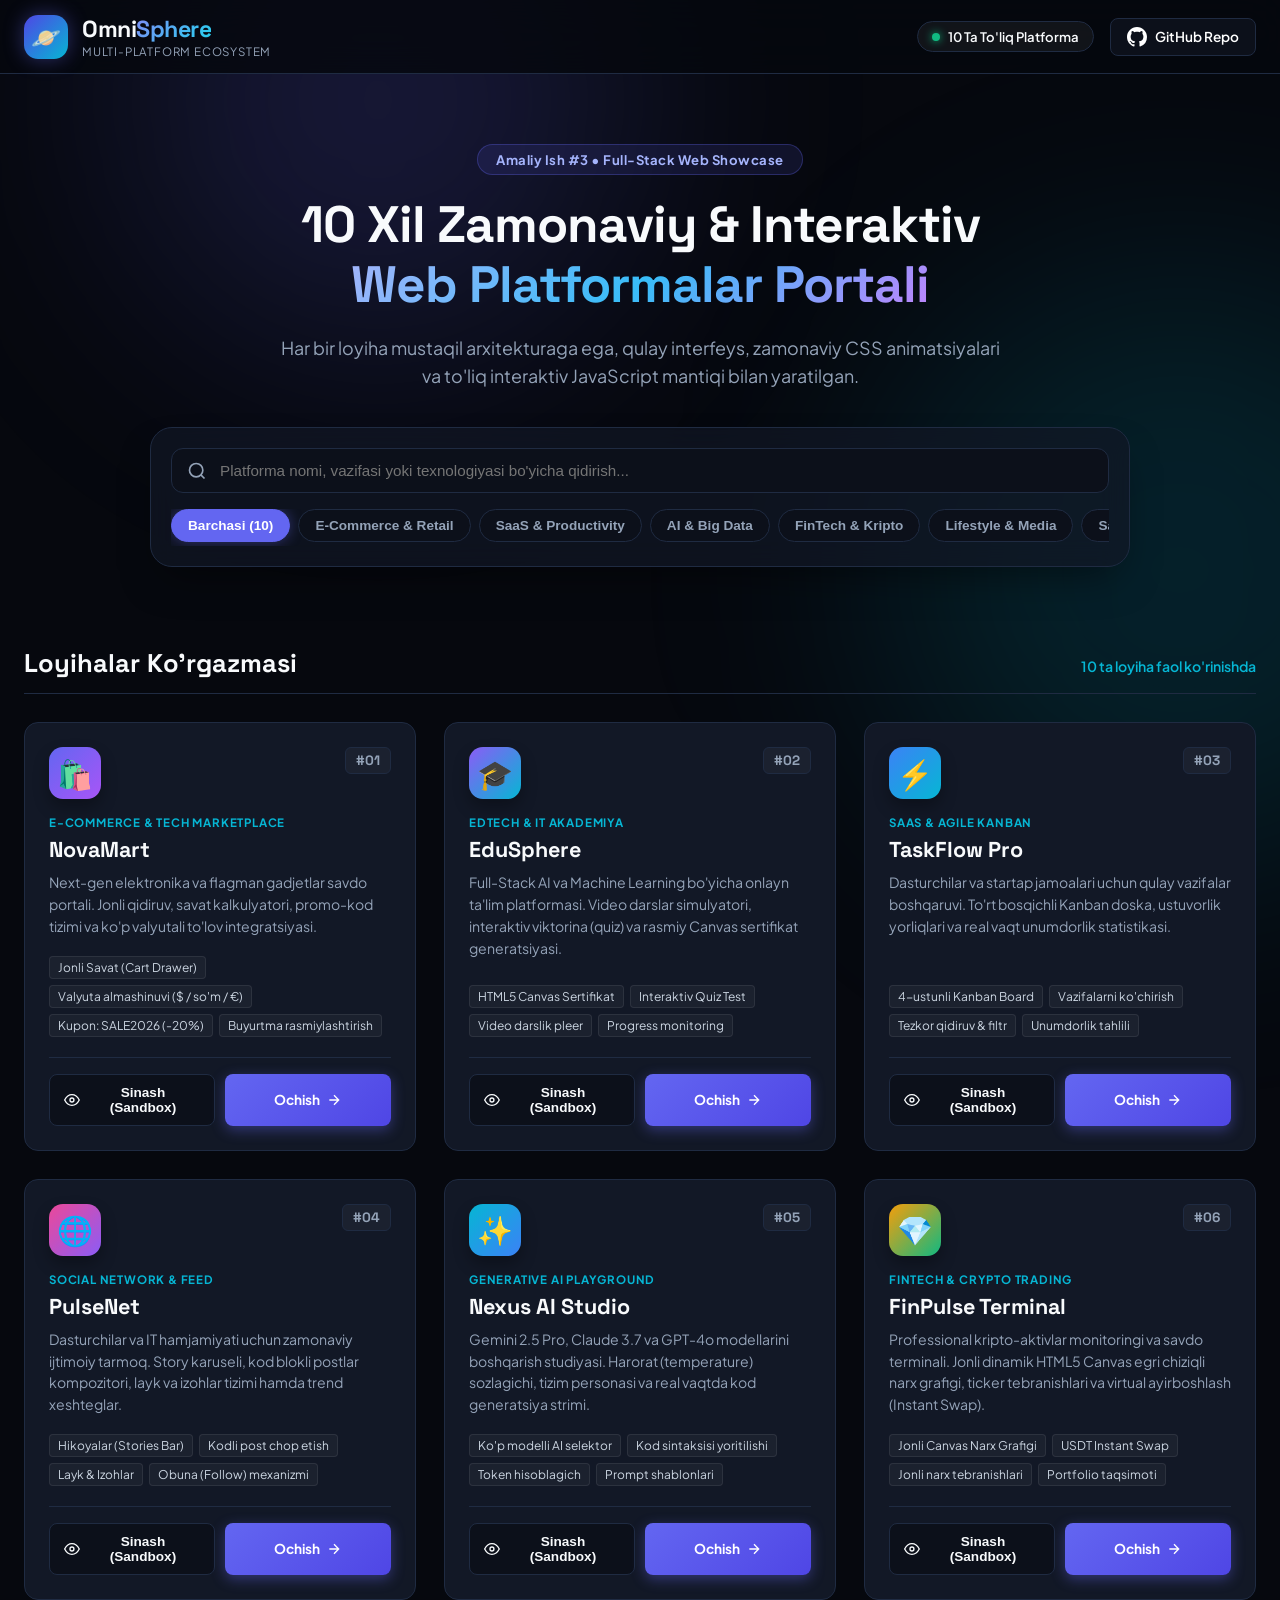
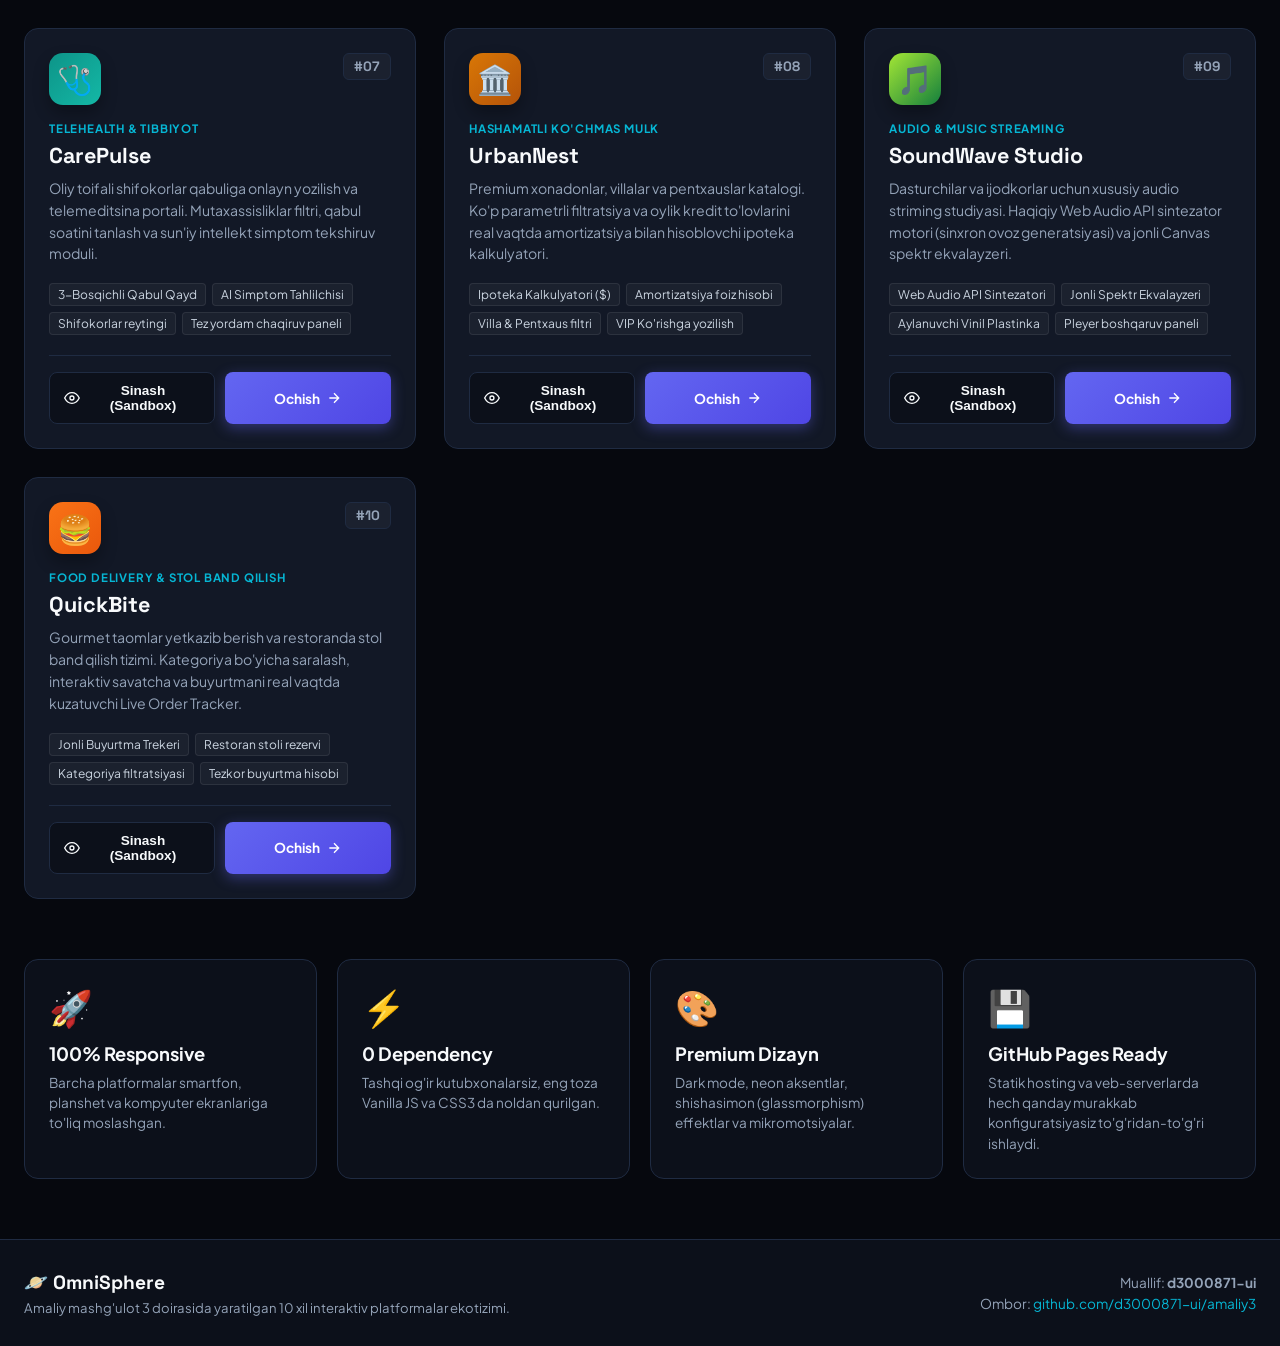
<file: index.html>
<!DOCTYPE html>
<html lang="uz">
<head>
  <meta charset="UTF-8">
  <meta name="viewport" content="width=device-width, initial-scale=1.0">
  <title>OmniSphere 2026 | 10 Ta Zamonaviy Web Platformalar Markazi</title>
  <meta name="description" content="OmniSphere Hub - 10 ta mustaqil, yuqori sifatli va interaktiv zamonaviy web platformalar to'plami. E-Commerce, SaaS, AI Studio, Kripto, Ta'lim, Tibbiyot va boshqalar.">
  <link rel="preconnect" href="https://fonts.googleapis.com">
  <link rel="preconnect" href="https://fonts.gstatic.com" crossorigin>
  <link href="https://fonts.googleapis.com/css2?family=Plus+Jakarta+Sans:wght@300;400;500;600;700;800&family=Space+Grotesk:wght@600;700;800&display=swap" rel="stylesheet">
  <link rel="stylesheet" href="style.css">
</head>
<body>
  <!-- Background Ambient Glows -->
  <div class="ambient-glow glow-1"></div>
  <div class="ambient-glow glow-2"></div>

  <!-- Master Header -->
  <header class="master-header">
    <div class="header-content">
      <div class="brand-box">
        <div class="brand-orbit">
          <span class="orbit-dot"></span>
          <span class="brand-emoji">🪐</span>
        </div>
        <div>
          <span class="brand-title">Omni<span>Sphere</span></span>
          <span class="brand-badge">Multi-Platform Ecosystem</span>
        </div>
      </div>

      <div class="header-nav-right">
        <div class="stat-chip">
          <span class="pulse-indicator"></span>
          <span>10 Ta To'liq Platforma</span>
        </div>
        <a href="https://github.com/d3000871-ui/amaliy3" target="_blank" class="github-repo-btn">
          <svg width="20" height="20" viewBox="0 0 24 24" fill="currentColor"><path d="M12 0C5.37 0 0 5.37 0 12c0 5.31 3.435 9.795 8.205 11.385.6.105.825-.255.825-.57 0-.285-.015-1.23-.015-2.235-3.015.555-3.795-.735-4.035-1.41-.135-.345-.72-1.41-1.23-1.695-.42-.225-1.02-.78-.015-.795.945-.015 1.62.87 1.845 1.23 1.08 1.815 2.805 1.305 3.495.99.105-.78.42-1.305.765-1.605-2.67-.3-5.46-1.335-5.46-5.925 0-1.305.465-2.385 1.23-3.225-.12-.3-.54-1.53.12-3.18 0 0 1.005-.315 3.3 1.23.96-.27 1.98-.405 3-.405s2.04.135 3 .405c2.295-1.56 3.3-1.23 3.3-1.23.66 1.65.24 2.88.12 3.18.765.84 1.23 1.905 1.23 3.225 0 4.605-2.805 5.625-5.475 5.925.435.375.81 1.095.81 2.22 0 1.605-.015 2.895-.015 3.3 0 .315.225.69.825.57A12.02 12.02 0 0024 12c0-6.63-5.37-12-12-12z"/></svg>
          <span>GitHub Repo</span>
        </a>
      </div>
    </div>
  </header>

  <!-- Hero Section -->
  <section class="master-hero">
    <div class="hero-container">
      <div class="hero-pill">Amaliy Ish #3 • Full-Stack Web Showcase</div>
      <h1>10 Xil Zamonaviy & Interaktiv<br><span class="gradient-text">Web Platformalar Portali</span></h1>
      <p class="hero-subtitle">
        Har bir loyiha mustaqil arxitekturaga ega, qulay interfeys, zamonaviy CSS animatsiyalari va to'liq interaktiv JavaScript mantiqi bilan yaratilgan.
      </p>

      <!-- Search & Filters Container -->
      <div class="filter-dashboard">
        <div class="search-input-wrapper">
          <svg width="20" height="20" viewBox="0 0 24 24" fill="none" stroke="currentColor" stroke-width="2"><circle cx="11" cy="11" r="8"/><line x1="21" y1="21" x2="16.65" y2="16.65"/></svg>
          <input type="text" id="platformSearch" placeholder="Platforma nomi, vazifasi yoki texnologiyasi bo'yicha qidirish...">
        </div>

        <div class="category-filter-chips" id="categoryChips">
          <button class="filter-chip active" data-category="all">Barchasi (10)</button>
          <button class="filter-chip" data-category="commerce">E-Commerce & Retail</button>
          <button class="filter-chip" data-category="saas">SaaS & Productivity</button>
          <button class="filter-chip" data-category="ai">AI & Big Data</button>
          <button class="filter-chip" data-category="fintech">FinTech & Kripto</button>
          <button class="filter-chip" data-category="lifestyle">Lifestyle & Media</button>
          <button class="filter-chip" data-category="health">Salomatlik & Uy</button>
        </div>
      </div>
    </div>
  </section>

  <!-- Grid of 10 Platforms -->
  <main class="platforms-container">
    <div class="grid-header">
      <h2>Loyihalar Ko'rgazmasi</h2>
      <span class="active-counter" id="activeCounter">Barcha 10 ta loyiha faol</span>
    </div>

    <div class="platforms-grid" id="platformsGrid">
      <!-- 10 Platforms rendered via JS -->
    </div>
  </main>

  <!-- Metrics / Features Overview Banner -->
  <section class="overview-section">
    <div class="overview-grid">
      <div class="overview-card">
        <div class="ov-icon">🚀</div>
        <h3>100% Responsive</h3>
        <p>Barcha platformalar smartfon, planshet va kompyuter ekranlariga to'liq moslashgan.</p>
      </div>
      <div class="overview-card">
        <div class="ov-icon">⚡</div>
        <h3>0 Dependency</h3>
        <p>Tashqi og'ir kutubxonalarsiz, eng toza Vanilla JS va CSS3 da noldan qurilgan.</p>
      </div>
      <div class="overview-card">
        <div class="ov-icon">🎨</div>
        <h3>Premium Dizayn</h3>
        <p>Dark mode, neon aksentlar, shishasimon (glassmorphism) effektlar va mikromotsiyalar.</p>
      </div>
      <div class="overview-card">
        <div class="ov-icon">💾</div>
        <h3>GitHub Pages Ready</h3>
        <p>Statik hosting va veb-serverlarda hech qanday murakkab konfiguratsiyasiz to'g'ridan-to'g'ri ishlaydi.</p>
      </div>
    </div>
  </section>

  <!-- Live Frame Preview Modal -->
  <div class="modal-backdrop" id="previewModal">
    <div class="preview-dialog">
      <div class="preview-header">
        <div class="preview-title-box">
          <span id="previewModalIcon" style="font-size: 1.4rem;">💻</span>
          <h3 id="previewModalTitle">Platforma Nomi</h3>
          <span class="live-tag">Jonli Sandbox</span>
        </div>

        <div class="device-toggles">
          <button class="dev-btn active" data-width="100%" title="Desktop">🖥️ Desktop</button>
          <button class="dev-btn" data-width="768px" title="Tablet">📱 Planshet</button>
          <button class="dev-btn" data-width="390px" title="Mobile">📲 Mobil</button>
        </div>

        <div class="preview-actions">
          <a href="#" id="previewDirectLink" target="_blank" class="open-external-btn" title="Yangi oynada ochish">
            <svg width="18" height="18" viewBox="0 0 24 24" fill="none" stroke="currentColor" stroke-width="2"><path d="M18 13v6a2 2 0 0 1-2 2H5a2 2 0 0 1-2-2V8a2 2 0 0 1 2-2h6"/><polyline points="15 3 21 3 21 9"/><line x1="10" y1="14" x2="21" y2="3"/></svg>
            <span>To'liq Ekranda</span>
          </a>
          <button class="close-preview-btn" id="closePreviewBtn">&times;</button>
        </div>
      </div>

      <div class="preview-frame-container" id="frameWrapper">
        <iframe id="platformIframe" src="about:blank" frameborder="0"></iframe>
      </div>
    </div>
  </div>

  <!-- Master Footer -->
  <footer class="master-footer">
    <div class="footer-container">
      <div class="footer-left">
        <span class="footer-logo">🪐 OmniSphere</span>
        <p>Amaliy mashg'ulot 3 doirasida yaratilgan 10 xil interaktiv platformalar ekotizimi.</p>
      </div>
      <div class="footer-right">
        <span>Muallif: <strong>d3000871-ui</strong></span>
        <span>Ombor: <a href="https://github.com/d3000871-ui/amaliy3.git" target="_blank">github.com/d3000871-ui/amaliy3</a></span>
      </div>
    </div>
  </footer>

  <script src="app.js"></script>
</body>
</html>
</file>
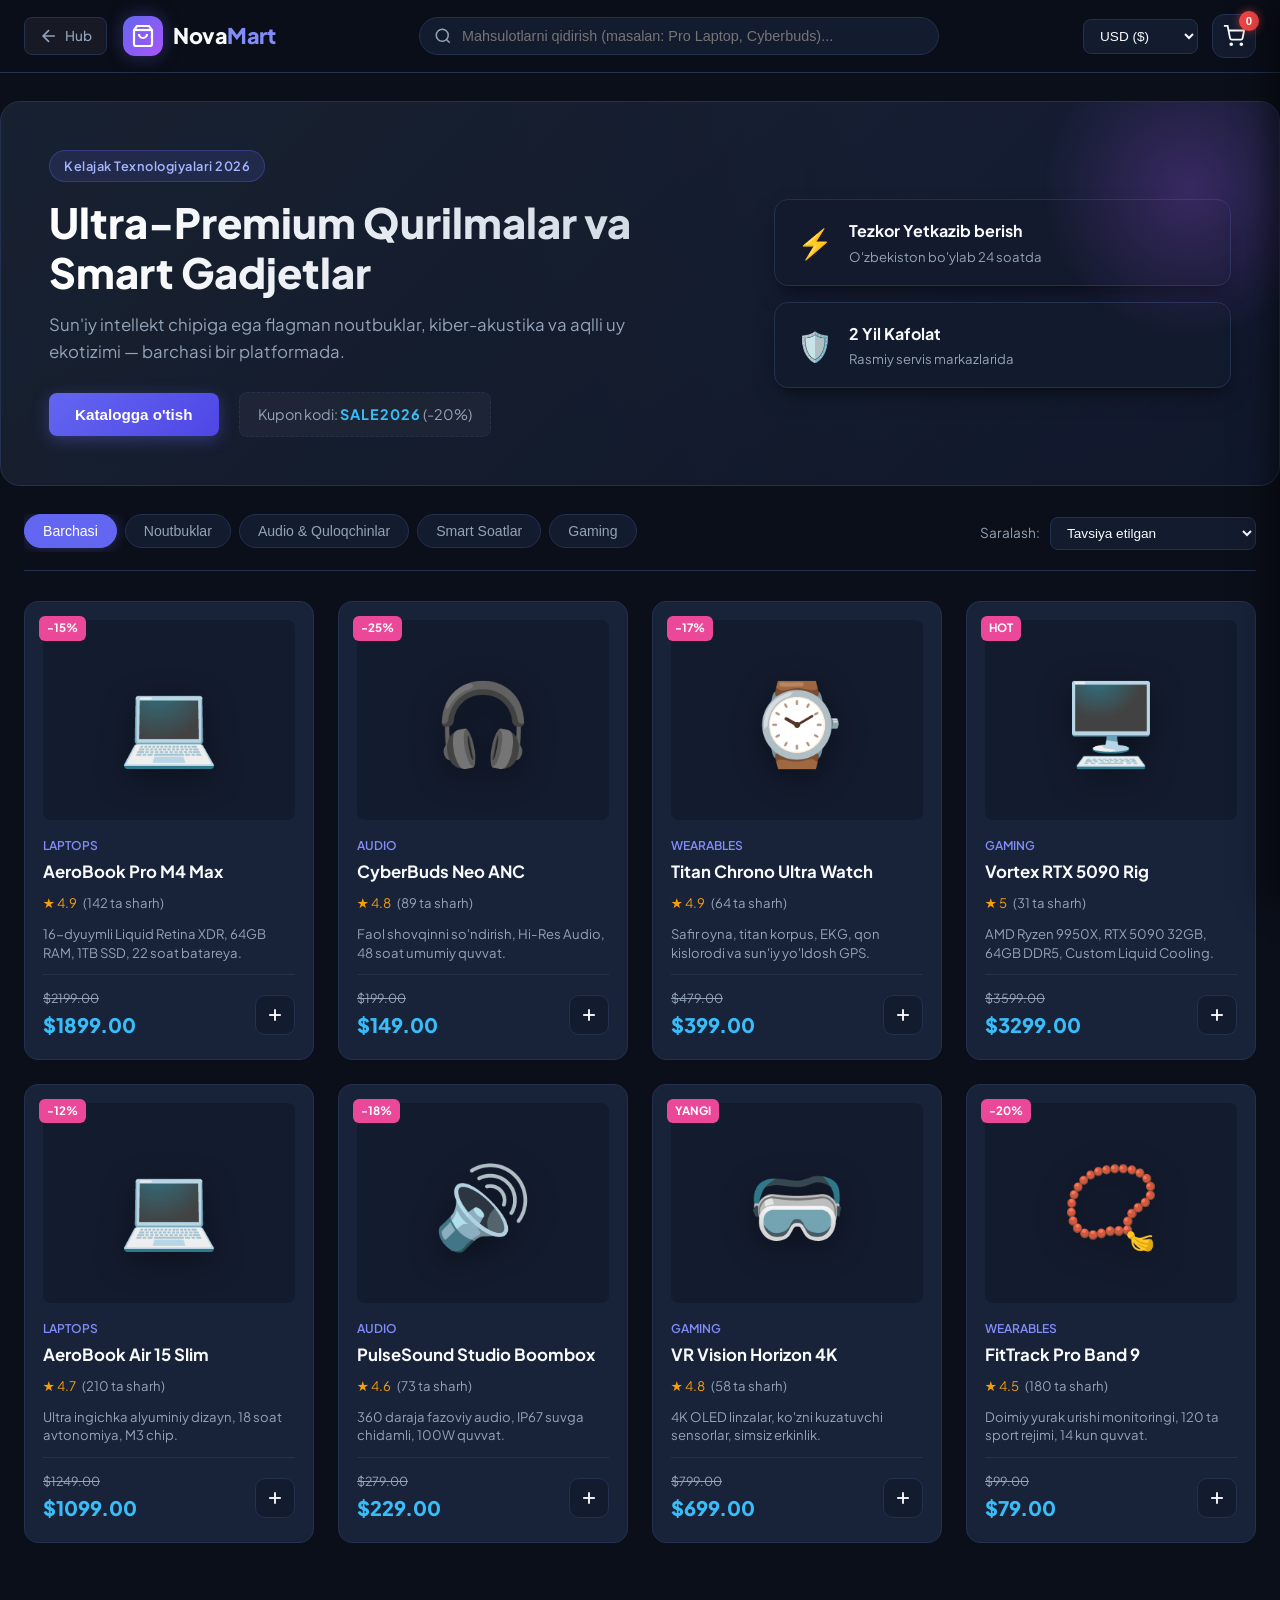
<file: platforms/01-ecommerce-novamart/index.html>
<!DOCTYPE html>
<html lang="uz">
<head>
  <meta charset="UTF-8">
  <meta name="viewport" content="width=device-width, initial-scale=1.0">
  <title>NovaMart | Next-Gen E-Commerce & Tech Marketplace</title>
  <meta name="description" content="NovaMart - Zamonaviy elektronika va texnologiyalar savdo platformasi. Qulay savdo, tezkor buyurtma va zamonaviy interfeys.">
  <link rel="preconnect" href="https://fonts.googleapis.com">
  <link rel="preconnect" href="https://fonts.gstatic.com" crossorigin>
  <link href="https://fonts.googleapis.com/css2?family=Plus+Jakarta+Sans:wght@300;400;500;600;700;800&display=swap" rel="stylesheet">
  <link rel="stylesheet" href="style.css">
</head>
<body>
  <!-- Header / Navigation -->
  <header class="header">
    <div class="header-container">
      <div class="logo-group">
        <a href="../../index.html" class="back-hub-btn" title="Bosh sahifaga qaytish">
          <svg width="20" height="20" viewBox="0 0 24 24" fill="none" stroke="currentColor" stroke-width="2"><path d="M19 12H5M12 19l-7-7 7-7"/></svg>
          <span>Hub</span>
        </a>
        <a href="#" class="brand-logo">
          <div class="logo-icon">
            <svg width="24" height="24" viewBox="0 0 24 24" fill="none" stroke="currentColor" stroke-width="2.2"><path d="M6 2L3 6v14a2 2 0 0 0 2 2h14a2 2 0 0 0 2-2V6l-3-4z"/><line x1="3" y1="6" x2="21" y2="6"/><path d="M16 10a4 4 0 0 1-8 0"/></svg>
          </div>
          <span class="logo-text">Nova<span>Mart</span></span>
        </a>
      </div>

      <div class="search-bar">
        <svg class="search-icon" width="18" height="18" viewBox="0 0 24 24" fill="none" stroke="currentColor" stroke-width="2"><circle cx="11" cy="11" r="8"/><line x1="21" y1="21" x2="16.65" y2="16.65"/></svg>
        <input type="text" id="searchInput" placeholder="Mahsulotlarni qidirish (masalan: Pro Laptop, Cyberbuds)...">
        <button id="clearSearch" class="clear-btn" style="display:none;">&times;</button>
      </div>

      <div class="header-actions">
        <div class="currency-selector">
          <select id="currencySelect">
            <option value="USD">USD ($)</option>
            <option value="UZS">UZS (so'm)</option>
            <option value="EUR">EUR (€)</option>
          </select>
        </div>

        <button class="cart-trigger" id="cartTrigger" aria-label="Savat">
          <svg width="22" height="22" viewBox="0 0 24 24" fill="none" stroke="currentColor" stroke-width="2"><circle cx="9" cy="21" r="1"/><circle cx="20" cy="21" r="1"/><path d="M1 1h4l2.68 13.39a2 2 0 0 0 2 1.61h9.72a2 2 0 0 0 2-1.61L23 6H6"/></svg>
          <span class="cart-badge" id="cartCount">0</span>
        </button>
      </div>
    </div>
  </header>

  <!-- Hero Section -->
  <section class="hero-banner">
    <div class="hero-content">
      <div class="badge-tag">Kelajak Texnologiyalari 2026</div>
      <h1>Ultra-Premium Qurilmalar va Smart Gadjetlar</h1>
      <p>Sun'iy intellekt chipiga ega flagman noutbuklar, kiber-akustika va aqlli uy ekotizimi — barchasi bir platformada.</p>
      <div class="hero-cta">
        <button class="primary-btn" onclick="document.getElementById('catalog').scrollIntoView({behavior: 'smooth'})">Katalogga o'tish</button>
        <div class="hero-offer">
          <span>Kupon kodi:</span> <strong>SALE2026</strong> (-20%)
        </div>
      </div>
    </div>
    <div class="hero-visual">
      <div class="floating-card c1">
        <span class="card-icon">⚡</span>
        <div>
          <h4>Tezkor Yetkazib berish</h4>
          <p>O'zbekiston bo'ylab 24 soatda</p>
        </div>
      </div>
      <div class="floating-card c2">
        <span class="card-icon">🛡️</span>
        <div>
          <h4>2 Yil Kafolat</h4>
          <p>Rasmiy servis markazlarida</p>
        </div>
      </div>
    </div>
  </section>

  <!-- Catalog Section -->
  <main class="main-container" id="catalog">
    <div class="filters-bar">
      <div class="category-tabs" id="categoryTabs">
        <button class="cat-btn active" data-category="all">Barchasi</button>
        <button class="cat-btn" data-category="laptops">Noutbuklar</button>
        <button class="cat-btn" data-category="audio">Audio & Quloqchinlar</button>
        <button class="cat-btn" data-category="wearables">Smart Soatlar</button>
        <button class="cat-btn" data-category="gaming">Gaming</button>
      </div>

      <div class="sort-wrapper">
        <label for="sortSelect">Saralash:</label>
        <select id="sortSelect">
          <option value="featured">Tavsiya etilgan</option>
          <option value="low-to-high">Narx: Arzondan qimmatga</option>
          <option value="high-to-low">Narx: Qimmatdan arzonga</option>
          <option value="rating">Reyting bo'yicha</option>
        </select>
      </div>
    </div>

    <!-- Products Grid -->
    <div class="products-grid" id="productsGrid">
      <!-- Injected via JS -->
    </div>
  </main>

  <!-- Slide-out Cart Drawer -->
  <div class="cart-drawer-overlay" id="cartOverlay"></div>
  <aside class="cart-drawer" id="cartDrawer">
    <div class="cart-header">
      <div class="cart-title">
        <h3>Savatingiz</h3>
        <span id="cartHeaderCount">(0 ta mahsulot)</span>
      </div>
      <button class="close-cart-btn" id="closeCartBtn">&times;</button>
    </div>

    <div class="cart-items" id="cartItemsList">
      <!-- Injected via JS -->
    </div>

    <div class="cart-footer">
      <div class="promo-box">
        <input type="text" id="promoCodeInput" placeholder="Promo kod (masalan: SALE2026)">
        <button id="applyPromoBtn">Qo'llash</button>
      </div>
      <div id="promoFeedback" class="promo-feedback"></div>

      <div class="cart-summary">
        <div class="summary-line">
          <span>Oraliq jami:</span>
          <span id="subtotalPrice">$0.00</span>
        </div>
        <div class="summary-line discount-line" id="discountLine" style="display:none;">
          <span>Chegirma (20%):</span>
          <span id="discountPrice">-$0.00</span>
        </div>
        <div class="summary-line total-line">
          <span>Umumiy to'lov:</span>
          <span id="totalPrice">$0.00</span>
        </div>
      </div>

      <button class="checkout-btn" id="checkoutBtn">Buyurtmani Rasmiylashtirish</button>
    </div>
  </aside>

  <!-- Checkout Modal -->
  <div class="modal-overlay" id="checkoutModal">
    <div class="modal-card">
      <div class="modal-header">
        <h3>Buyurtmani Tasdiqlash</h3>
        <button class="modal-close-btn" id="closeModalBtn">&times;</button>
      </div>
      <form id="checkoutForm" class="checkout-form">
        <div class="form-group">
          <label>Ism va Familiya</label>
          <input type="text" id="custName" required placeholder="Ali Valiyev">
        </div>
        <div class="form-group">
          <label>Telefon raqam</label>
          <input type="tel" id="custPhone" required placeholder="+998 90 123 45 67">
        </div>
        <div class="form-group">
          <label>Yetkazib berish manzili</label>
          <input type="text" id="custAddress" required placeholder="Toshkent sh., Yunusobod tumani, 4-mavze">
        </div>
        <div class="form-group">
          <label>To'lov usuli</label>
          <select id="paymentMethod">
            <option value="card">Bank kartasi (Uzcard / Humo / Visa)</option>
            <option value="cash">Qabul qilganda naqd to'lov</option>
            <option value="crypto">Kriptovalyuta (USDT / TON)</option>
          </select>
        </div>
        <div class="order-final-summary">
          <span>To'lanadigan summa:</span>
          <strong id="modalFinalPrice">$0.00</strong>
        </div>
        <button type="submit" class="submit-order-btn">Buyurtmani Yuborish</button>
      </form>
    </div>
  </div>

  <!-- Success Toast -->
  <div class="toast" id="toast"></div>

  <script src="app.js"></script>
</body>
</html>
</file>
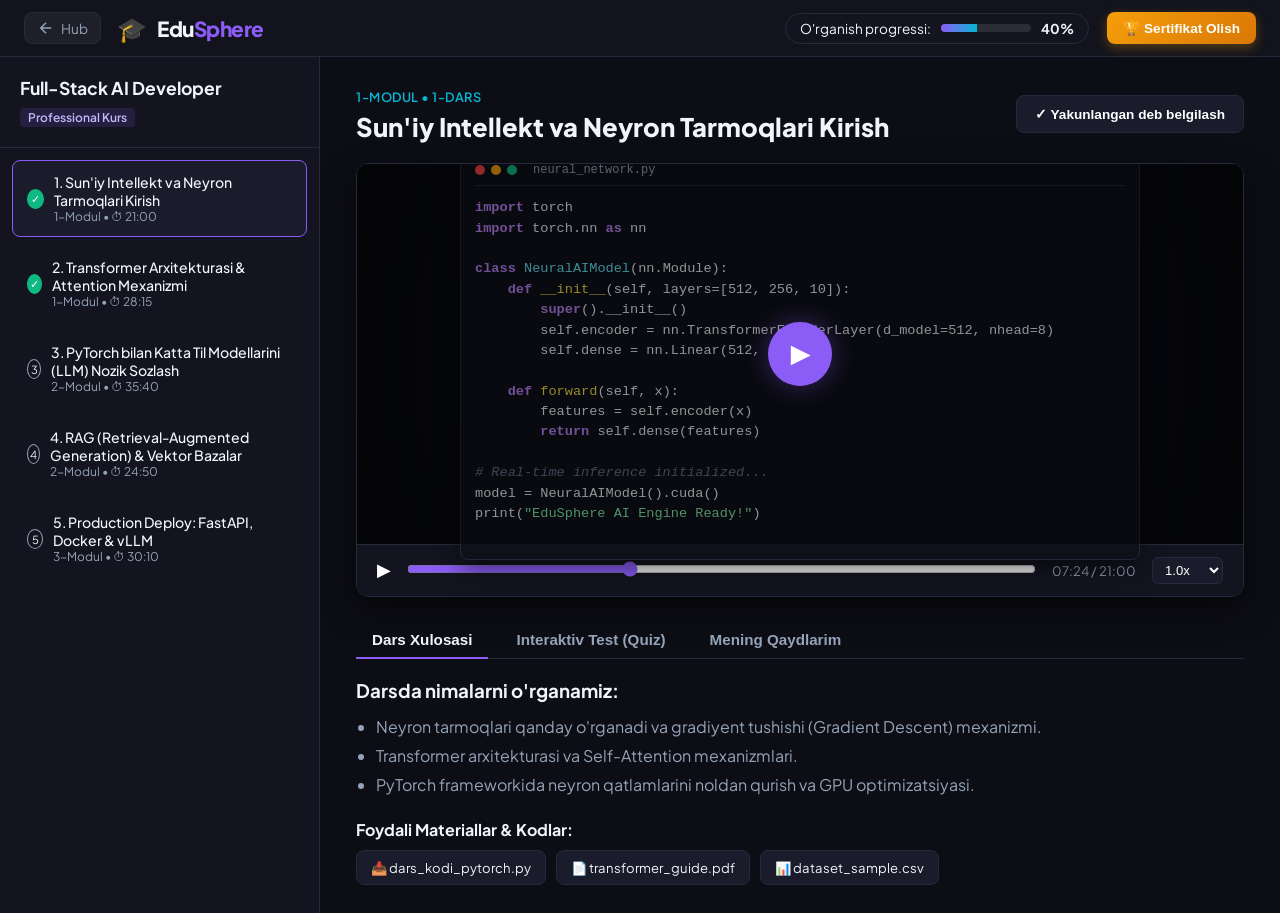
<file: platforms/02-learning-edusphere/index.html>
<!DOCTYPE html>
<html lang="uz">
<head>
  <meta charset="UTF-8">
  <meta name="viewport" content="width=device-width, initial-scale=1.0">
  <title>EduSphere | Zamonaviy Ta'lim & IT Akademiya Platformasi</title>
  <meta name="description" content="EduSphere - Amaliy IT va Sun'iy Intellekt kurslari, interaktiv testlar va rasmiy sertifikatlar platformasi.">
  <link rel="preconnect" href="https://fonts.googleapis.com">
  <link rel="preconnect" href="https://fonts.gstatic.com" crossorigin>
  <link href="https://fonts.googleapis.com/css2?family=Plus+Jakarta+Sans:wght@300;400;500;600;700;800&family=Space+Grotesk:wght@600;700&display=swap" rel="stylesheet">
  <link rel="stylesheet" href="style.css">
</head>
<body>
  <!-- Navigation -->
  <header class="edu-nav">
    <div class="nav-container">
      <div class="nav-left">
        <a href="../../index.html" class="hub-link">
          <svg width="18" height="18" viewBox="0 0 24 24" fill="none" stroke="currentColor" stroke-width="2"><path d="M19 12H5M12 19l-7-7 7-7"/></svg>
          <span>Hub</span>
        </a>
        <div class="brand">
          <div class="brand-badge">🎓</div>
          <span class="brand-title">Edu<span>Sphere</span></span>
        </div>
      </div>
      <div class="nav-stats">
        <div class="stat-pill">
          <span>O'rganish progressi:</span>
          <div class="mini-progress-bar">
            <div class="mini-progress-fill" id="overallProgressFill" style="width: 45%;"></div>
          </div>
          <strong id="overallProgressText">45%</strong>
        </div>
        <button class="cert-btn" id="openCertModalBtn">
          🏆 Sertifikat Olish
        </button>
      </div>
    </div>
  </header>

  <!-- Main Grid Layout -->
  <div class="app-layout">
    <!-- Sidebar: Course Syllabus -->
    <aside class="course-sidebar">
      <div class="sidebar-header">
        <h3>Full-Stack AI Developer</h3>
        <span class="level-tag">Professional Kurs</span>
      </div>

      <div class="modules-list" id="modulesList">
        <!-- Lessons injected by JS -->
      </div>
    </aside>

    <!-- Main Content Area: Video & Classroom -->
    <main class="classroom-main">
      <div class="lesson-header">
        <div>
          <span class="current-module-badge" id="currentModuleBadge">1-Modul • 1-Dars</span>
          <h1 class="current-lesson-title" id="currentLessonTitle">Sun'iy Intellekt va Neyron Tarmoqlari Kirish</h1>
        </div>
        <div class="lesson-actions">
          <button class="complete-btn" id="markCompletedBtn">
            ✓ Yakunlangan deb belgilash
          </button>
        </div>
      </div>

      <!-- Interactive Video Player Simulation -->
      <div class="video-container">
        <div class="video-screen" id="videoScreen">
          <div class="play-overlay" id="playOverlay">
            <div class="play-circle">▶</div>
          </div>
          <div class="video-ambient-glow"></div>
          <div class="screen-content">
            <div class="code-editor-preview">
              <div class="editor-header">
                <span class="dot red"></span><span class="dot yellow"></span><span class="dot green"></span>
                <span class="editor-filename">neural_network.py</span>
              </div>
              <pre class="code-lines">
<code><span class="kwd">import</span> torch
<span class="kwd">import</span> torch.nn <span class="kwd">as</span> nn

<span class="kwd">class</span> <span class="cls">NeuralAIModel</span>(nn.Module):
    <span class="kwd">def</span> <span class="fn">__init__</span>(self, layers=[512, 256, 10]):
        <span class="kwd">super</span>().__init__()
        self.encoder = nn.TransformerEncoderLayer(d_model=512, nhead=8)
        self.dense = nn.Linear(512, 10)
        
    <span class="kwd">def</span> <span class="fn">forward</span>(self, x):
        features = self.encoder(x)
        <span class="kwd">return</span> self.dense(features)

<span class="comment"># Real-time inference initialized...</span>
model = NeuralAIModel().cuda()
print(<span class="str">"EduSphere AI Engine Ready!"</span>)</code>
              </pre>
            </div>
          </div>
        </div>

        <!-- Video Player Controls -->
        <div class="video-controls">
          <button class="ctrl-btn" id="playPauseBtn">▶</button>
          <div class="time-slider-box">
            <input type="range" id="videoSlider" min="0" max="100" value="35">
          </div>
          <span class="time-label" id="timeLabel">07:24 / 21:00</span>
          <select id="speedSelect" class="speed-select">
            <option value="1">1.0x</option>
            <option value="1.25">1.25x</option>
            <option value="1.5">1.5x</option>
            <option value="2">2.0x</option>
          </select>
        </div>
      </div>

      <!-- Tabs: Overview, Quiz, Notes -->
      <div class="tab-headers">
        <button class="tab-nav active" data-tab="overview">Dars Xulosasi</button>
        <button class="tab-nav" data-tab="quiz">Interaktiv Test (Quiz)</button>
        <button class="tab-nav" data-tab="notes">Mening Qaydlarim</button>
      </div>

      <div class="tab-body">
        <!-- Tab 1: Overview -->
        <div class="tab-pane active" id="pane-overview">
          <h3>Darsda nimalarni o'rganamiz:</h3>
          <ul class="learning-points">
            <li>Neyron tarmoqlari qanday o'rganadi va gradiyent tushishi (Gradient Descent) mexanizmi.</li>
            <li>Transformer arxitekturasi va Self-Attention mexanizmlari.</li>
            <li>PyTorch frameworkida neyron qatlamlarini noldan qurish va GPU optimizatsiyasi.</li>
          </ul>
          <div class="resources-box">
            <h4>Foydali Materiallar & Kodlar:</h4>
            <div class="download-chips">
              <a href="#" class="chip-item">📥 dars_kodi_pytorch.py</a>
              <a href="#" class="chip-item">📄 transformer_guide.pdf</a>
              <a href="#" class="chip-item">📊 dataset_sample.csv</a>
            </div>
          </div>
        </div>

        <!-- Tab 2: Quiz -->
        <div class="tab-pane" id="pane-quiz">
          <div class="quiz-container">
            <div class="quiz-header">
              <h3 id="quizQuestion">1. Neyron tarmoqlarda Transformer qatlamining asosiy ustunligi nima?</h3>
              <span class="quiz-counter" id="quizCounter">1 / 3 Savol</span>
            </div>
            <div class="quiz-options" id="quizOptions">
              <!-- Options rendered via JS -->
            </div>
            <div class="quiz-footer">
              <div id="quizResultMsg" class="quiz-feedback"></div>
              <button class="next-quiz-btn" id="nextQuizBtn" style="display:none;">Keyingi savol →</button>
            </div>
          </div>
        </div>

        <!-- Tab 3: Notes -->
        <div class="tab-pane" id="pane-notes">
          <div class="notes-container">
            <textarea id="studentNotes" placeholder="Ushbu dars bo'yicha muhim eslatmalaringizni yozib qoldiring... (brauzerda avtomatik saqlanadi)"></textarea>
            <button class="save-notes-btn" id="saveNotesBtn">Qaydlarni Saqlash</button>
          </div>
        </div>
      </div>
    </main>
  </div>

  <!-- Certificate Generator Modal -->
  <div class="modal-overlay" id="certModal">
    <div class="cert-modal-card">
      <div class="modal-top">
        <h3>Rasmiy Sertifikat Generatori</h3>
        <button class="close-modal-x" id="closeCertModal">&times;</button>
      </div>
      <p class="modal-desc">Ism va familiyangizni kiriting, tizim sizga yuqori aniqlikdagi rasmiy sertifikat generatsiya qilib beradi.</p>
      
      <div class="cert-input-row">
        <input type="text" id="studentCertName" placeholder="To'liq ismingiz (Masalan: Sardor Aliyev)">
        <button id="generateCertBtn">Sertifikatni Chizish</button>
      </div>

      <div class="canvas-wrapper">
        <canvas id="certCanvas" width="900" height="600"></canvas>
      </div>

      <div class="cert-download-bar">
        <button class="download-cert-btn" id="downloadCertBtn">💾 Sertifikatni Yuklab Olish (PNG)</button>
      </div>
    </div>
  </div>

  <script src="app.js"></script>
</body>
</html>
</file>
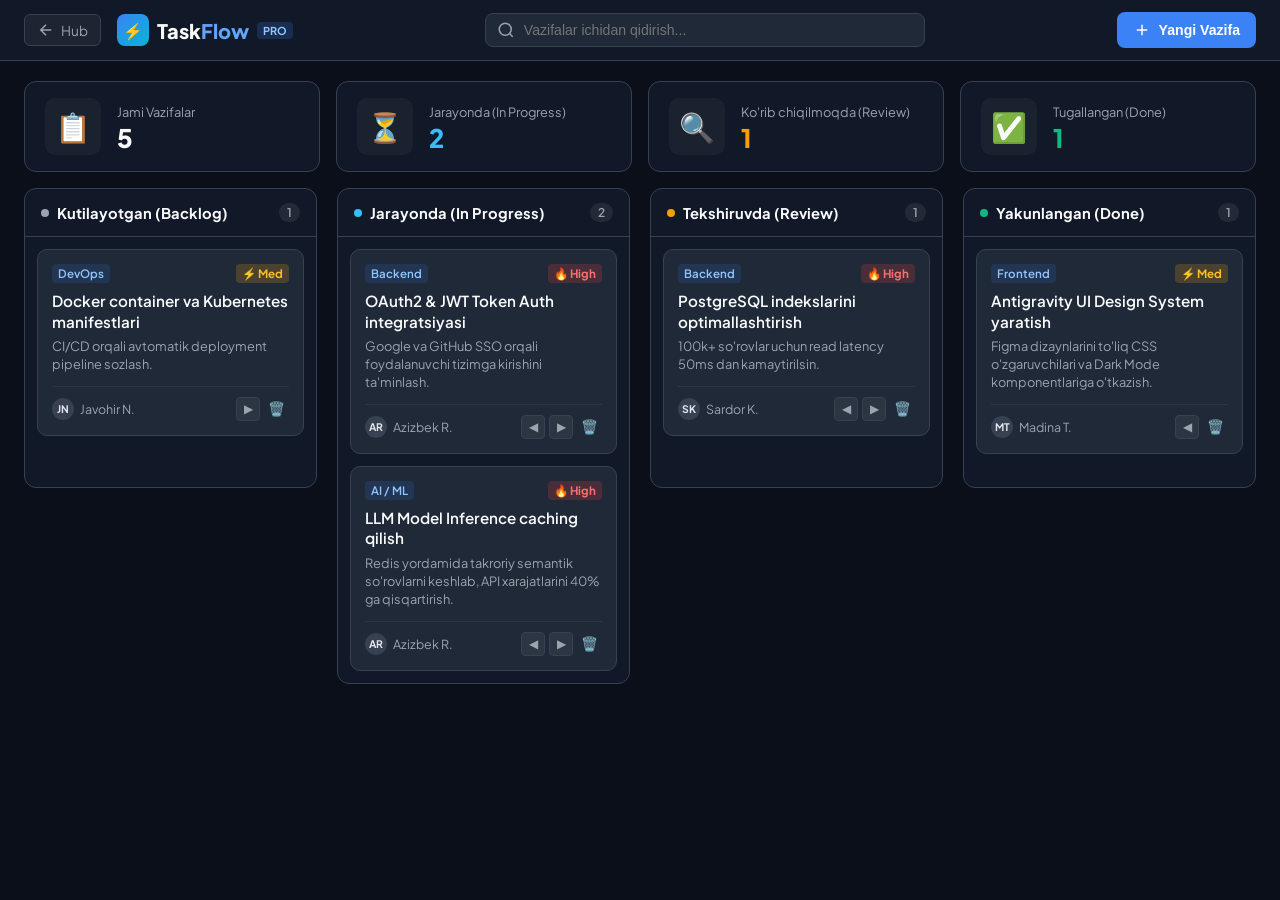
<file: platforms/03-saas-taskflow/index.html>
<!DOCTYPE html>
<html lang="uz">
<head>
  <meta charset="UTF-8">
  <meta name="viewport" content="width=device-width, initial-scale=1.0">
  <title>TaskFlow Pro | Agile Kanban & Project Management SaaS</title>
  <meta name="description" content="TaskFlow Pro - Dasturiy ta'minot jamoalari uchun qulay, interaktiv va zamonaviy Kanban loyiha boshqaruv tizimi.">
  <link rel="preconnect" href="https://fonts.googleapis.com">
  <link rel="preconnect" href="https://fonts.gstatic.com" crossorigin>
  <link href="https://fonts.googleapis.com/css2?family=Plus+Jakarta+Sans:wght@300;400;500;600;700;800&display=swap" rel="stylesheet">
  <link rel="stylesheet" href="style.css">
</head>
<body>
  <!-- Top App Bar -->
  <header class="app-bar">
    <div class="bar-left">
      <a href="../../index.html" class="hub-pill">
        <svg width="18" height="18" viewBox="0 0 24 24" fill="none" stroke="currentColor" stroke-width="2"><path d="M19 12H5M12 19l-7-7 7-7"/></svg>
        <span>Hub</span>
      </a>
      <div class="logo">
        <div class="logo-mark">⚡</div>
        <span class="logo-name">Task<span>Flow</span></span>
        <span class="pro-tag">PRO</span>
      </div>
    </div>

    <div class="bar-center">
      <div class="search-box">
        <svg width="18" height="18" viewBox="0 0 24 24" fill="none" stroke="currentColor" stroke-width="2"><circle cx="11" cy="11" r="8"/><line x1="21" y1="21" x2="16.65" y2="16.65"/></svg>
        <input type="text" id="taskSearch" placeholder="Vazifalar ichidan qidirish...">
      </div>
    </div>

    <div class="bar-right">
      <button class="add-task-btn" id="openNewTaskModal">
        <svg width="18" height="18" viewBox="0 0 24 24" fill="none" stroke="currentColor" stroke-width="2"><line x1="12" y1="5" x2="12" y2="19"/><line x1="5" y1="12" x2="19" y2="12"/></svg>
        <span>Yangi Vazifa</span>
      </button>
    </div>
  </header>

  <!-- Metrics Header -->
  <section class="metrics-section">
    <div class="metrics-grid">
      <div class="metric-card">
        <div class="metric-icon">📋</div>
        <div>
          <span class="metric-label">Jami Vazifalar</span>
          <h3 id="statTotal">0</h3>
        </div>
      </div>
      <div class="metric-card">
        <div class="metric-icon">⏳</div>
        <div>
          <span class="metric-label">Jarayonda (In Progress)</span>
          <h3 id="statInProgress" style="color:#38bdf8;">0</h3>
        </div>
      </div>
      <div class="metric-card">
        <div class="metric-icon">🔍</div>
        <div>
          <span class="metric-label">Ko'rib chiqilmoqda (Review)</span>
          <h3 id="statReview" style="color:#f59e0b;">0</h3>
        </div>
      </div>
      <div class="metric-card">
        <div class="metric-icon">✅</div>
        <div>
          <span class="metric-label">Tugallangan (Done)</span>
          <h3 id="statDone" style="color:#10b981;">0</h3>
        </div>
      </div>
    </div>
  </section>

  <!-- Kanban Board Container -->
  <main class="board-container">
    <div class="kanban-board">
      <!-- Column 1: Backlog -->
      <div class="kanban-col" data-status="backlog">
        <div class="col-header">
          <div class="col-title">
            <span class="status-indicator backlog"></span>
            <h4>Kutilayotgan (Backlog)</h4>
          </div>
          <span class="count-badge" id="count-backlog">0</span>
        </div>
        <div class="col-cards-wrapper" id="cards-backlog"></div>
      </div>

      <!-- Column 2: In Progress -->
      <div class="kanban-col" data-status="inprogress">
        <div class="col-header">
          <div class="col-title">
            <span class="status-indicator inprogress"></span>
            <h4>Jarayonda (In Progress)</h4>
          </div>
          <span class="count-badge" id="count-inprogress">0</span>
        </div>
        <div class="col-cards-wrapper" id="cards-inprogress"></div>
      </div>

      <!-- Column 3: Review -->
      <div class="kanban-col" data-status="review">
        <div class="col-header">
          <div class="col-title">
            <span class="status-indicator review"></span>
            <h4>Tekshiruvda (Review)</h4>
          </div>
          <span class="count-badge" id="count-review">0</span>
        </div>
        <div class="col-cards-wrapper" id="cards-review"></div>
      </div>

      <!-- Column 4: Done -->
      <div class="kanban-col" data-status="done">
        <div class="col-header">
          <div class="col-title">
            <span class="status-indicator done"></span>
            <h4>Yakunlangan (Done)</h4>
          </div>
          <span class="count-badge" id="count-done">0</span>
        </div>
        <div class="col-cards-wrapper" id="cards-done"></div>
      </div>
    </div>
  </main>

  <!-- Create Task Modal -->
  <div class="modal-overlay" id="taskModal">
    <div class="modal-box">
      <div class="modal-head">
        <h3>Yangi Vazifa Qo'shish</h3>
        <button class="close-x" id="closeTaskModal">&times;</button>
      </div>
      <form id="newTaskForm">
        <div class="form-item">
          <label>Vazifa nomi</label>
          <input type="text" id="taskTitle" required placeholder="Masalan: OAuth2 autentifikatsiyani ulash">
        </div>
        <div class="form-item">
          <label>Batafsil tavsif</label>
          <textarea id="taskDesc" rows="3" placeholder="Texnik talablar va acceptance criteria..."></textarea>
        </div>
        <div class="form-row">
          <div class="form-item">
            <label>Muhimlik darajasi (Priority)</label>
            <select id="taskPriority">
              <option value="high">Yuqori (High 🔥)</option>
              <option value="medium" selected>O'rtacha (Medium ⚡)</option>
              <option value="low">Oddiy (Low 🟢)</option>
            </select>
          </div>
          <div class="form-item">
            <label>Teg (Yo'nalish)</label>
            <select id="taskTag">
              <option value="Frontend">Frontend UI</option>
              <option value="Backend">Backend API</option>
              <option value="AI / ML">AI / ML</option>
              <option value="DevOps">DevOps & Cloud</option>
            </select>
          </div>
        </div>
        <div class="form-item">
          <label>Mas'ul shaxs (Assignee)</label>
          <input type="text" id="taskAssignee" placeholder="Masalan: Kamronbek">
        </div>
        <button type="submit" class="submit-task-btn">Vazifani Yaratish</button>
      </form>
    </div>
  </div>

  <script src="app.js"></script>
</body>
</html>
</file>
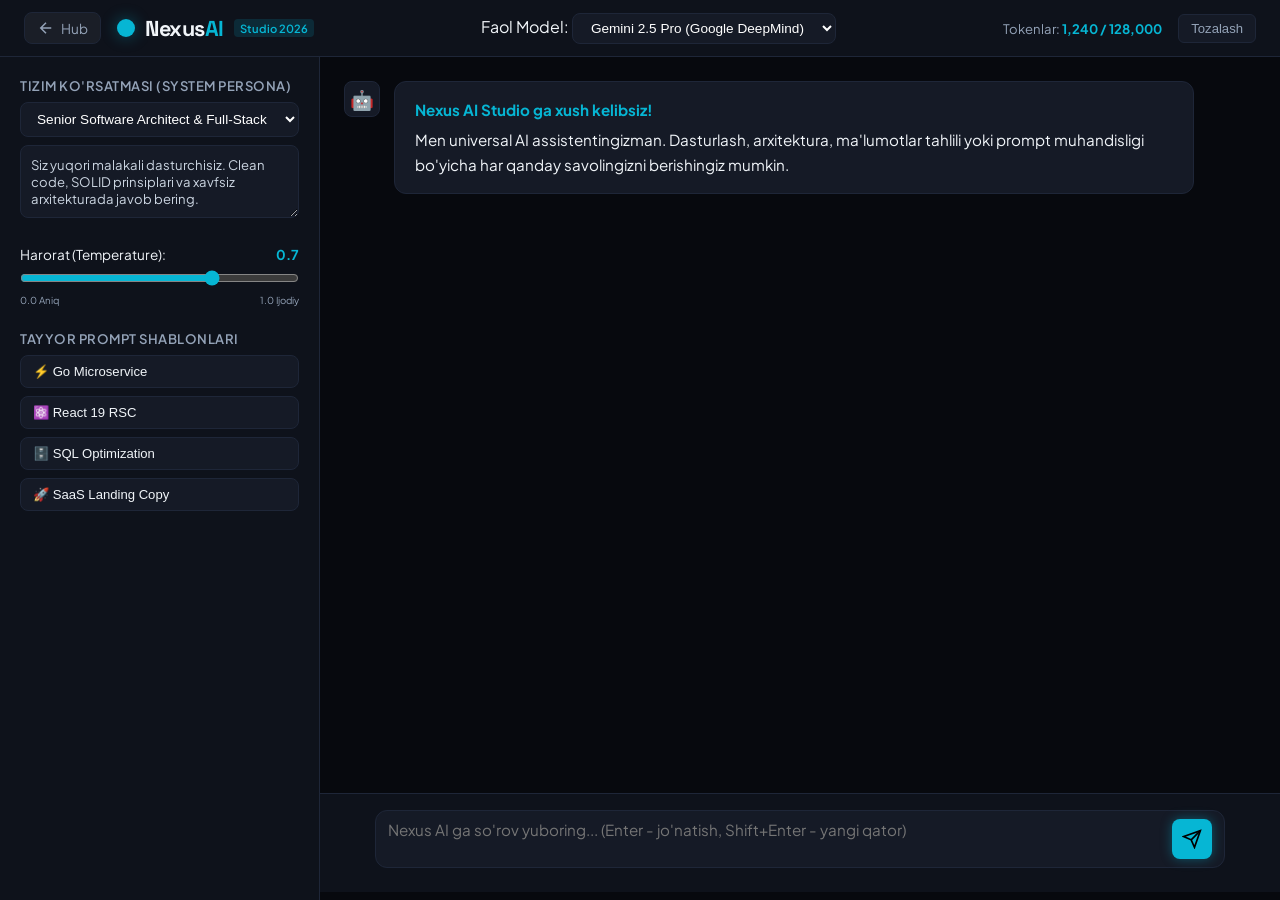
<file: platforms/05-ai-nexus-studio/index.html>
<!DOCTYPE html>
<html lang="uz">
<head>
  <meta charset="UTF-8">
  <meta name="viewport" content="width=device-width, initial-scale=1.0">
  <title>Nexus AI Studio | Multi-Model Prompt & AI Playground</title>
  <meta name="description" content="Nexus AI Studio - Gemini, Claude va GPT modellarini boshqarish, prompt muhandisligi va kod generatsiyasi studiyasi.">
  <link rel="preconnect" href="https://fonts.googleapis.com">
  <link rel="preconnect" href="https://fonts.gstatic.com" crossorigin>
  <link href="https://fonts.googleapis.com/css2?family=Space+Grotesk:wght@500;600;700&family=Plus+Jakarta+Sans:wght@400;500;600;700&display=swap" rel="stylesheet">
  <link rel="stylesheet" href="style.css">
</head>
<body>
  <!-- Top Bar -->
  <header class="studio-header">
    <div class="header-left">
      <a href="../../index.html" class="hub-btn">
        <svg width="18" height="18" viewBox="0 0 24 24" fill="none" stroke="currentColor" stroke-width="2"><path d="M19 12H5M12 19l-7-7 7-7"/></svg>
        <span>Hub</span>
      </a>
      <div class="brand">
        <div class="nexus-core"></div>
        <span class="brand-title">Nexus<span>AI</span></span>
        <span class="version-tag">Studio 2026</span>
      </div>
    </div>

    <div class="header-center">
      <div class="model-badge">
        <span>Faol Model:</span>
        <select id="modelSelector">
          <option value="gemini-2.5">Gemini 2.5 Pro (Google DeepMind)</option>
          <option value="claude-3.7">Claude 3.7 Sonnet (Anthropic)</option>
          <option value="gpt-4o">GPT-4o Omnimodal (OpenAI)</option>
          <option value="deepseek-r1">DeepSeek R1 Reasoning</option>
        </select>
      </div>
    </div>

    <div class="header-right">
      <div class="token-meter">
        <span>Tokenlar:</span>
        <strong id="tokenCount">1,240 / 128,000</strong>
      </div>
      <button class="clear-chat-btn" id="clearChatBtn">Tozalash</button>
    </div>
  </header>

  <!-- Studio Layout -->
  <div class="studio-container">
    <!-- Left Configuration Sidebar -->
    <aside class="config-sidebar">
      <div class="config-section">
        <label class="config-title">Tizim Ko'rsatmasi (System Persona)</label>
        <select id="personaSelect" class="config-select">
          <option value="senior-dev">Senior Software Architect & Full-Stack</option>
          <option value="ai-researcher">AI & Machine Learning Scientist</option>
          <option value="copywriter">Creative Marketer & Storyteller</option>
          <option value="cyber-security">Ethical Hacker & AppSec Expert</option>
        </select>
        <textarea id="systemPromptText" class="system-prompt-area" rows="3">Siz yuqori malakali dasturchisiz. Clean code, SOLID prinsiplari va xavfsiz arxitekturada javob bering.</textarea>
      </div>

      <div class="config-section">
        <div class="slider-header">
          <span>Harorat (Temperature):</span>
          <strong id="tempVal">0.7</strong>
        </div>
        <input type="range" id="tempSlider" min="0" max="1" step="0.05" value="0.7">
        <div class="slider-hints">
          <small>0.0 Aniq</small>
          <small>1.0 Ijodiy</small>
        </div>
      </div>

      <div class="config-section">
        <label class="config-title">Tayyor Prompt Shablonlari</label>
        <div class="template-chips">
          <button class="chip" data-template="Microservice arxitekturasi uchun Go va Dockerfile shablonini yozing.">⚡ Go Microservice</button>
          <button class="chip" data-template="React 19 Server Components va memoizatsiya muammosini tushuntirib kod yoz.">⚛️ React 19 RSC</button>
          <button class="chip" data-template="PostgreSQL so'rovlarini 10x tezlashtirish uchun EXPLAIN ANALYZE qo'llanmasi.">🗄️ SQL Optimization</button>
          <button class="chip" data-template="B2B SaaS mahsuloti uchun Landing Page hero matnini generatsiya qil.">🚀 SaaS Landing Copy</button>
        </div>
      </div>
    </aside>

    <!-- Center Chat & Generation Area -->
    <main class="chat-workspace">
      <div class="messages-stream" id="messagesStream">
        <div class="msg ai">
          <div class="msg-avatar">🤖</div>
          <div class="msg-bubble">
            <h4>Nexus AI Studio ga xush kelibsiz!</h4>
            <p>Men universal AI assistentingizman. Dasturlash, arxitektura, ma'lumotlar tahlili yoki prompt muhandisligi bo'yicha har qanday savolingizni berishingiz mumkin.</p>
          </div>
        </div>
      </div>

      <!-- Input Bar -->
      <div class="input-panel">
        <div class="input-wrapper">
          <textarea id="promptInput" rows="2" placeholder="Nexus AI ga so'rov yuboring... (Enter - jo'natish, Shift+Enter - yangi qator)"></textarea>
          <button id="sendBtn" class="send-prompt-btn">
            <svg width="20" height="20" viewBox="0 0 24 24" fill="none" stroke="currentColor" stroke-width="2"><line x1="22" y1="2" x2="11" y2="13"/><polygon points="22 2 15 22 11 13 2 9 22 2"/></svg>
          </button>
        </div>
      </div>
    </main>
  </div>

  <script src="app.js"></script>
</body>
</html>
</file>
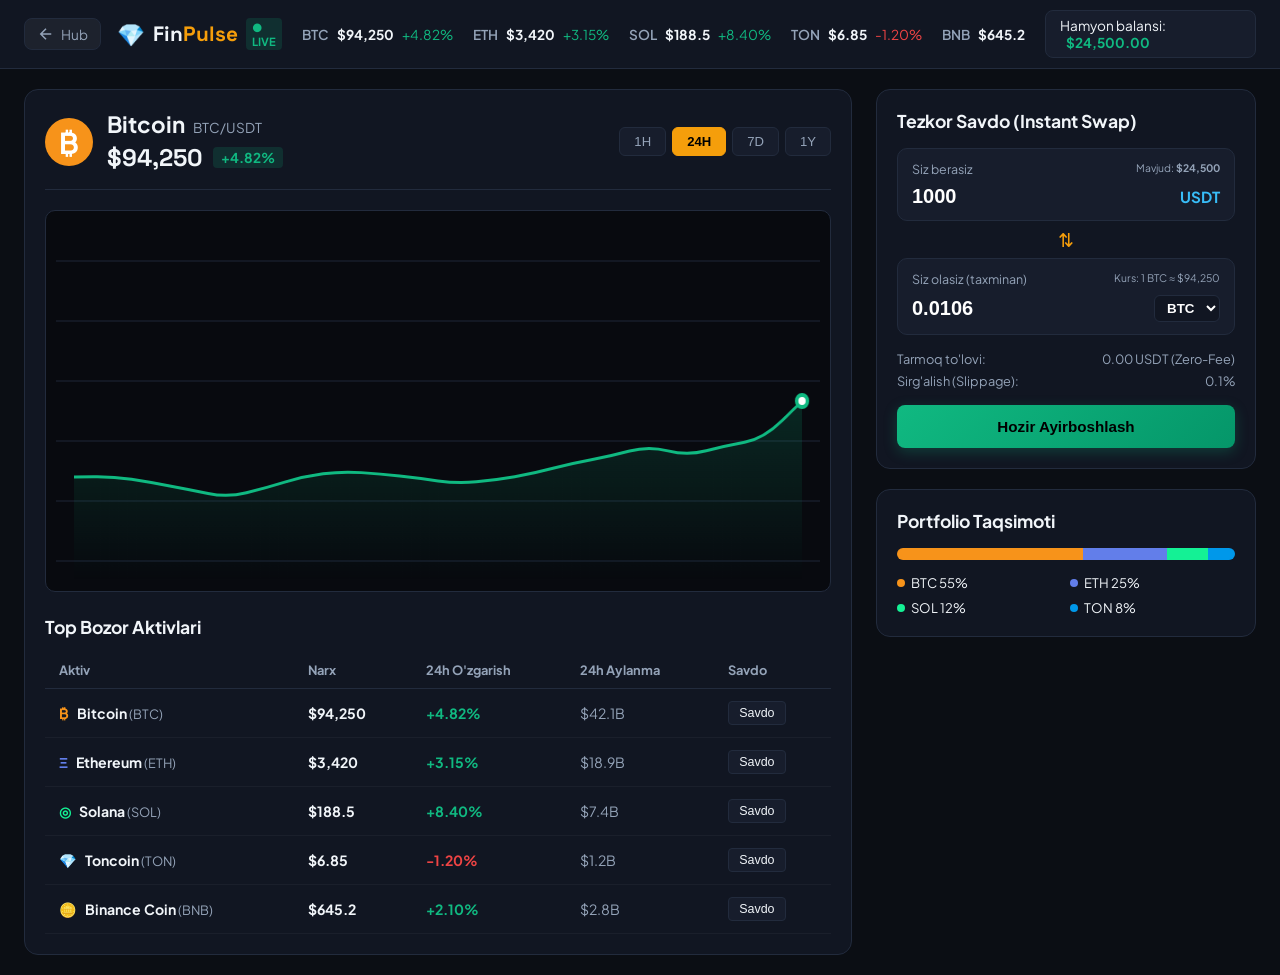
<file: platforms/06-crypto-finpulse/index.html>
<!DOCTYPE html>
<html lang="uz">
<head>
  <meta charset="UTF-8">
  <meta name="viewport" content="width=device-width, initial-scale=1.0">
  <title>FinPulse | Next-Gen Crypto & Asset Terminal</title>
  <meta name="description" content="FinPulse - Professional kriptovalyuta va moliyaviy aktivlar monitoringi, jonli grafiklar va virtual savdo platformasi.">
  <link rel="preconnect" href="https://fonts.googleapis.com">
  <link rel="preconnect" href="https://fonts.gstatic.com" crossorigin>
  <link href="https://fonts.googleapis.com/css2?family=Plus+Jakarta+Sans:wght@300;400;500;600;700;800&family=Space+Grotesk:wght@600;700&display=swap" rel="stylesheet">
  <link rel="stylesheet" href="style.css">
</head>
<body>
  <!-- Header -->
  <header class="fin-header">
    <div class="header-inner">
      <div class="left-box">
        <a href="../../index.html" class="hub-pill">
          <svg width="18" height="18" viewBox="0 0 24 24" fill="none" stroke="currentColor" stroke-width="2"><path d="M19 12H5M12 19l-7-7 7-7"/></svg>
          <span>Hub</span>
        </a>
        <div class="brand">
          <div class="brand-gem">💎</div>
          <span class="brand-name">Fin<span>Pulse</span></span>
          <span class="live-dot">● LIVE</span>
        </div>
      </div>

      <div class="center-tickers" id="tickerTape">
        <!-- Live Tickers injected by JS -->
      </div>

      <div class="right-box">
        <div class="wallet-badge">
          <span>Hamyon balansi:</span>
          <strong id="userBalance">$24,500.00</strong>
        </div>
      </div>
    </div>
  </header>

  <!-- Main Terminal Layout -->
  <div class="terminal-layout">
    <!-- Center Main: Chart & Market Info -->
    <main class="chart-panel">
      <div class="market-hero-bar">
        <div class="asset-selected">
          <div class="asset-icon" id="activeAssetIcon">₿</div>
          <div>
            <div class="asset-pair">
              <h2 id="activeAssetName">Bitcoin</h2>
              <span class="pair-code" id="activeAssetCode">BTC/USDT</span>
            </div>
            <div class="asset-price-wrap">
              <span class="main-price" id="activePrice">$94,250.00</span>
              <span class="price-change positive" id="activeChange">+4.82%</span>
            </div>
          </div>
        </div>

        <div class="timeframe-buttons">
          <button class="tf-btn" data-tf="1H">1H</button>
          <button class="tf-btn active" data-tf="24H">24H</button>
          <button class="tf-btn" data-tf="7D">7D</button>
          <button class="tf-btn" data-tf="1Y">1Y</button>
        </div>
      </div>

      <!-- Canvas Chart Container -->
      <div class="canvas-box">
        <canvas id="priceChart" width="850" height="360"></canvas>
      </div>

      <!-- Market Assets Table -->
      <div class="assets-table-wrap">
        <h3>Top Bozor Aktivlari</h3>
        <table class="assets-table">
          <thead>
            <tr>
              <th>Aktiv</th>
              <th>Narx</th>
              <th>24h O'zgarish</th>
              <th>24h Aylanma</th>
              <th>Savdo</th>
            </tr>
          </thead>
          <tbody id="assetsTableBody">
            <!-- Injected by JS -->
          </tbody>
        </table>
      </div>
    </main>

    <!-- Right: Quick Swap & Order Book -->
    <aside class="trade-panel">
      <div class="trade-card">
        <h3>Tezkor Savdo (Instant Swap)</h3>
        <div class="swap-box">
          <div class="swap-input-group">
            <div class="swap-label">
              <span>Siz berasiz</span>
              <small>Mavjud: <strong id="swapFromBal">$24,500</strong></small>
            </div>
            <div class="swap-field">
              <input type="number" id="swapFromAmount" value="1000" min="1">
              <span class="currency-tag">USDT</span>
            </div>
          </div>

          <div class="swap-arrow-divider">⇅</div>

          <div class="swap-input-group">
            <div class="swap-label">
              <span>Siz olasiz (taxminan)</span>
              <small>Kurs: 1 BTC ≈ $94,250</small>
            </div>
            <div class="swap-field">
              <input type="text" id="swapToAmount" readonly value="0.0106">
              <select id="swapTargetAsset" class="swap-select">
                <option value="BTC">BTC</option>
                <option value="ETH">ETH</option>
                <option value="SOL">SOL</option>
                <option value="TON">TON</option>
              </select>
            </div>
          </div>

          <div class="swap-details">
            <div class="detail-row">
              <span>Tarmoq to'lovi:</span>
              <span>0.00 USDT (Zero-Fee)</span>
            </div>
            <div class="detail-row">
              <span>Sirg'alish (Slippage):</span>
              <span>0.1%</span>
            </div>
          </div>

          <button class="execute-swap-btn" id="executeSwapBtn">Hozir Ayirboshlash</button>
        </div>
      </div>

      <!-- Portfolio Breakdown Card -->
      <div class="portfolio-card">
        <h3>Portfolio Taqsimoti</h3>
        <div class="progress-segments">
          <div class="seg seg-btc" style="width: 55%;" title="BTC: 55%"></div>
          <div class="seg seg-eth" style="width: 25%;" title="ETH: 25%"></div>
          <div class="seg seg-sol" style="width: 12%;" title="SOL: 12%"></div>
          <div class="seg seg-ton" style="width: 8%;" title="TON: 8%"></div>
        </div>
        <div class="seg-legend">
          <div><span class="dot btc"></span> BTC 55%</div>
          <div><span class="dot eth"></span> ETH 25%</div>
          <div><span class="dot sol"></span> SOL 12%</div>
          <div><span class="dot ton"></span> TON 8%</div>
        </div>
      </div>
    </aside>
  </div>

  <script src="app.js"></script>
</body>
</html>
</file>
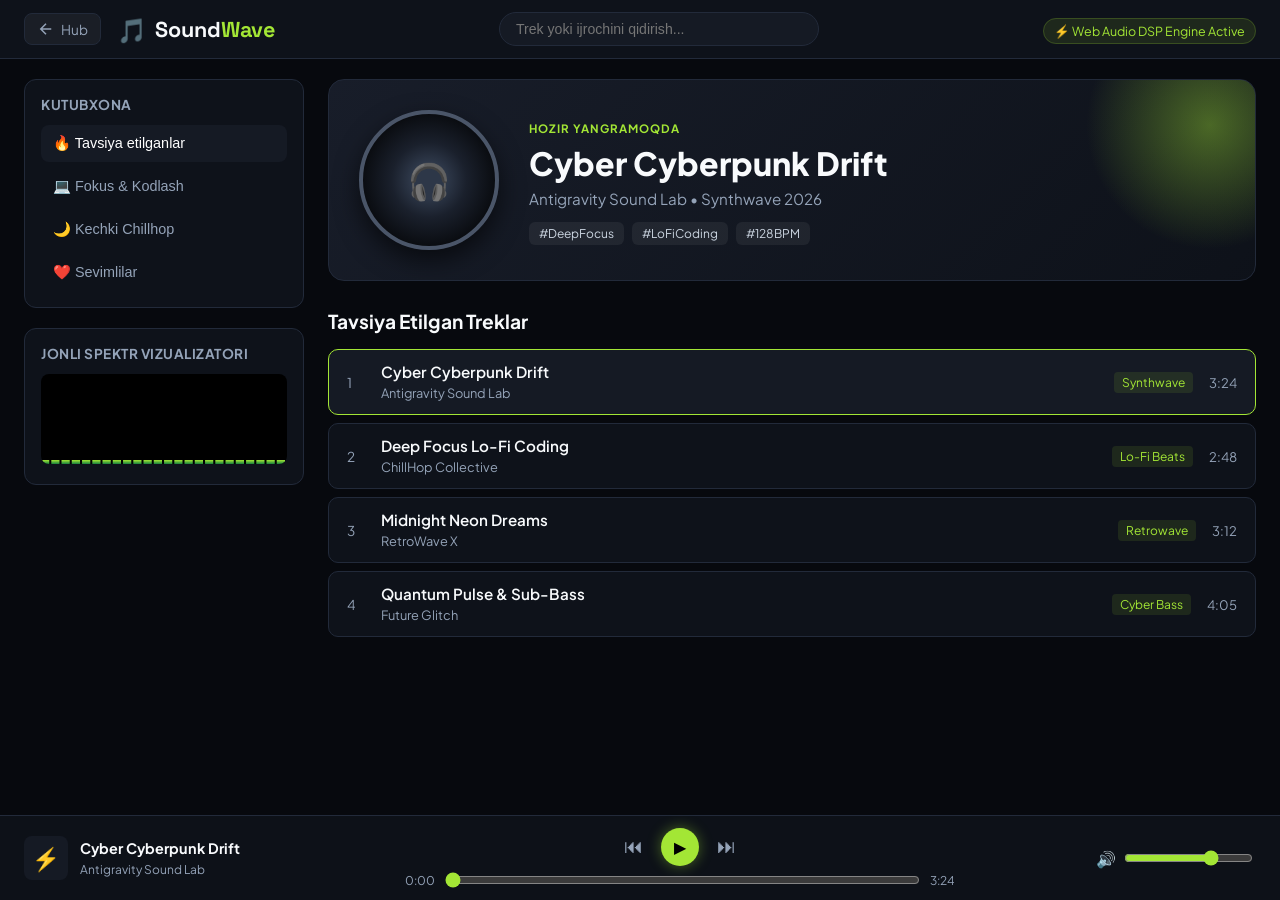
<file: platforms/09-music-soundwave/index.html>
<!DOCTYPE html>
<html lang="uz">
<head>
  <meta charset="UTF-8">
  <meta name="viewport" content="width=device-width, initial-scale=1.0">
  <title>SoundWave | Cloud Music Streaming & Audio Studio</title>
  <meta name="description" content="SoundWave - Dasturchilar uchun fokus musiqalari, jonli audio vizualizator va ekvalayzerga ega zamonaviy audio platforma.">
  <link rel="preconnect" href="https://fonts.googleapis.com">
  <link rel="preconnect" href="https://fonts.gstatic.com" crossorigin>
  <link href="https://fonts.googleapis.com/css2?family=Plus+Jakarta+Sans:wght@300;400;500;600;700;800&family=Space+Grotesk:wght@600;700&display=swap" rel="stylesheet">
  <link rel="stylesheet" href="style.css">
</head>
<body>
  <!-- Header -->
  <header class="wave-header">
    <div class="nav-left">
      <a href="../../index.html" class="hub-pill">
        <svg width="18" height="18" viewBox="0 0 24 24" fill="none" stroke="currentColor" stroke-width="2"><path d="M19 12H5M12 19l-7-7 7-7"/></svg>
        <span>Hub</span>
      </a>
      <div class="brand">
        <div class="wave-icon">🎵</div>
        <span class="brand-title">Sound<span>Wave</span></span>
      </div>
    </div>
    <div class="nav-center">
      <input type="text" id="trackSearch" placeholder="Trek yoki ijrochini qidirish...">
    </div>
    <div class="nav-right">
      <span class="audio-engine-badge">⚡ Web Audio DSP Engine Active</span>
    </div>
  </header>

  <!-- Main App Layout -->
  <div class="music-layout">
    <!-- Left Sidebar: Playlists & Library -->
    <aside class="music-sidebar">
      <div class="sidebar-block">
        <h4>Kutubxona</h4>
        <nav class="side-nav">
          <button class="nav-item active">🔥 Tavsiya etilganlar</button>
          <button class="nav-item">💻 Fokus & Kodlash</button>
          <button class="nav-item">🌙 Kechki Chillhop</button>
          <button class="nav-item">❤️ Sevimlilar</button>
        </nav>
      </div>

      <div class="sidebar-block equalizer-sidebar">
        <h4>Jonli Spektr Vizualizatori</h4>
        <canvas id="visualizerCanvas" width="240" height="90"></canvas>
      </div>
    </aside>

    <!-- Center: Track Explorer -->
    <main class="music-content">
      <!-- Now Playing Hero Card -->
      <div class="hero-player-card">
        <div class="now-playing-visual">
          <div class="vinyl-disc" id="vinylDisc">
            <div class="vinyl-center">🎧</div>
          </div>
        </div>
        <div class="now-playing-info">
          <span class="now-badge">HOZIR YANGRAMOQDA</span>
          <h1 id="currentTrackTitle">Cyber Cyberpunk Drift</h1>
          <p id="currentTrackArtist">Antigravity Sound Lab • Synthwave 2026</p>
          <div class="track-tags">
            <span>#DeepFocus</span>
            <span>#LoFiCoding</span>
            <span>#128BPM</span>
          </div>
        </div>
      </div>

      <!-- Tracks Table -->
      <div class="tracks-section">
        <h3>Tavsiya Etilgan Treklar</h3>
        <div class="track-list" id="trackList">
          <!-- Injected by JS -->
        </div>
      </div>
    </main>
  </div>

  <!-- Bottom Player Bar -->
  <footer class="bottom-player-bar">
    <div class="player-left">
      <div class="mini-cover" id="miniCover">🎧</div>
      <div>
        <h4 id="barTrackTitle">Cyber Cyberpunk Drift</h4>
        <span id="barArtist">Antigravity Sound Lab</span>
      </div>
    </div>

    <div class="player-center">
      <div class="player-controls">
        <button class="ctrl-icon" id="prevTrackBtn" title="Oldingi">⏮</button>
        <button class="ctrl-play-btn" id="playToggleBtn" title="Ijro / Pauza">▶</button>
        <button class="ctrl-icon" id="nextTrackBtn" title="Keyingi">⏭</button>
      </div>
      <div class="scrubber-bar">
        <span id="currentTime">0:00</span>
        <input type="range" id="trackScrubber" min="0" max="180" value="0">
        <span id="totalDuration">3:24</span>
      </div>
    </div>

    <div class="player-right">
      <span class="vol-icon">🔊</span>
      <input type="range" id="volumeSlider" min="0" max="1" step="0.05" value="0.7">
    </div>
  </footer>

  <script src="app.js"></script>
</body>
</html>
</file>
<file: style.css>
:root {
  --hub-bg: #06080e;
  --hub-surface: #0c101a;
  --hub-card: #121826;
  --hub-card-hover: #192236;
  --hub-border: #1f2b42;
  --hub-accent: #6366f1;
  --hub-accent-glow: rgba(99, 102, 241, 0.4);
  --hub-cyan: #06b6d4;
  --hub-emerald: #10b981;
  --hub-pink: #ec4899;
  --hub-amber: #f59e0b;
  --hub-text: #f8fafc;
  --hub-muted: #94a3b8;
  --radius-sm: 8px;
  --radius-md: 14px;
  --radius-lg: 22px;
  --transition: all 0.25s cubic-bezier(0.16, 1, 0.3, 1);
}

* {
  margin: 0;
  padding: 0;
  box-sizing: border-box;
}

body {
  font-family: 'Plus Jakarta Sans', sans-serif;
  background-color: var(--hub-bg);
  color: var(--hub-text);
  min-height: 100vh;
  position: relative;
  overflow-x: hidden;
}

/* Background Ambient Glows */
.ambient-glow {
  position: fixed;
  border-radius: 50%;
  filter: blur(120px);
  pointer-events: none;
  z-index: 0;
}

.glow-1 {
  width: 500px;
  height: 500px;
  background: rgba(99, 102, 241, 0.18);
  top: -150px;
  left: 10%;
}

.glow-2 {
  width: 600px;
  height: 600px;
  background: rgba(6, 182, 212, 0.14);
  top: 30%;
  right: -200px;
}

/* Header */
.master-header {
  position: sticky;
  top: 0;
  z-index: 100;
  background: rgba(6, 8, 14, 0.82);
  backdrop-filter: blur(20px);
  border-bottom: 1px solid var(--hub-border);
  padding: 14px 24px;
}

.header-content {
  max-width: 1440px;
  margin: 0 auto;
  display: flex;
  align-items: center;
  justify-content: space-between;
  gap: 20px;
}

.brand-box {
  display: flex;
  align-items: center;
  gap: 14px;
}

.brand-orbit {
  width: 44px;
  height: 44px;
  border-radius: 14px;
  background: linear-gradient(135deg, #4f46e5, #06b6d4);
  display: flex;
  align-items: center;
  justify-content: center;
  position: relative;
  box-shadow: 0 0 20px rgba(99, 102, 241, 0.4);
}

.brand-emoji { font-size: 1.5rem; }

.brand-title {
  font-family: 'Space Grotesk', sans-serif;
  font-size: 1.45rem;
  font-weight: 800;
  letter-spacing: -0.5px;
}

.brand-title span {
  background: linear-gradient(135deg, #818cf8, #22d3ee);
  -webkit-background-clip: text;
  -webkit-text-fill-color: transparent;
}

.brand-badge {
  display: block;
  font-size: 0.72rem;
  color: var(--hub-muted);
  text-transform: uppercase;
  letter-spacing: 0.8px;
}

.header-nav-right {
  display: flex;
  align-items: center;
  gap: 16px;
}

.stat-chip {
  display: flex;
  align-items: center;
  gap: 8px;
  background: rgba(255, 255, 255, 0.05);
  border: 1px solid var(--hub-border);
  padding: 6px 14px;
  border-radius: 999px;
  font-size: 0.82rem;
  font-weight: 600;
}

.pulse-indicator {
  width: 8px;
  height: 8px;
  border-radius: 50%;
  background: var(--hub-emerald);
  box-shadow: 0 0 8px var(--hub-emerald);
  animation: pulseDot 2s infinite;
}

@keyframes pulseDot {
  0% { transform: scale(0.9); opacity: 0.7; }
  50% { transform: scale(1.3); opacity: 1; }
  100% { transform: scale(0.9); opacity: 0.7; }
}

.github-repo-btn {
  display: inline-flex;
  align-items: center;
  gap: 8px;
  background: var(--hub-surface);
  border: 1px solid var(--hub-border);
  color: #fff;
  text-decoration: none;
  padding: 8px 16px;
  border-radius: var(--radius-sm);
  font-size: 0.85rem;
  font-weight: 600;
  transition: var(--transition);
}

.github-repo-btn:hover {
  background: var(--hub-accent);
  border-color: var(--hub-accent);
  box-shadow: 0 0 16px var(--hub-accent-glow);
}

/* Master Hero */
.master-hero {
  position: relative;
  z-index: 1;
  padding: 70px 24px 40px;
  text-align: center;
}

.hero-container {
  max-width: 980px;
  margin: 0 auto;
}

.hero-pill {
  display: inline-block;
  background: rgba(99, 102, 241, 0.12);
  border: 1px solid rgba(99, 102, 241, 0.3);
  color: #a5b4fc;
  padding: 6px 18px;
  border-radius: 999px;
  font-size: 0.82rem;
  font-weight: 700;
  letter-spacing: 0.5px;
  margin-bottom: 20px;
}

.master-hero h1 {
  font-family: 'Space Grotesk', sans-serif;
  font-size: 3.2rem;
  font-weight: 800;
  line-height: 1.18;
  letter-spacing: -1px;
  margin-bottom: 18px;
}

.gradient-text {
  background: linear-gradient(135deg, #a5b4fc 0%, #38bdf8 50%, #c084fc 100%);
  -webkit-background-clip: text;
  -webkit-text-fill-color: transparent;
}

.hero-subtitle {
  font-size: 1.12rem;
  color: var(--hub-muted);
  max-width: 720px;
  margin: 0 auto 36px;
  line-height: 1.6;
}

/* Filter Dashboard */
.filter-dashboard {
  background: rgba(18, 24, 38, 0.7);
  backdrop-filter: blur(14px);
  border: 1px solid var(--hub-border);
  border-radius: var(--radius-lg);
  padding: 20px;
  box-shadow: 0 20px 40px -15px rgba(0,0,0,0.5);
  display: flex;
  flex-direction: column;
  gap: 16px;
}

.search-input-wrapper {
  position: relative;
  display: flex;
  align-items: center;
}

.search-input-wrapper svg {
  position: absolute;
  left: 16px;
  color: var(--hub-muted);
}

.search-input-wrapper input {
  width: 100%;
  background: var(--hub-surface);
  border: 1px solid var(--hub-border);
  border-radius: 12px;
  padding: 13px 20px 13px 48px;
  color: #fff;
  font-size: 0.95rem;
  outline: none;
  transition: var(--transition);
}

.search-input-wrapper input:focus {
  border-color: var(--hub-accent);
  box-shadow: 0 0 0 3px rgba(99, 102, 241, 0.2);
}

.category-filter-chips {
  display: flex;
  gap: 8px;
  overflow-x: auto;
  padding-bottom: 4px;
}

.filter-chip {
  background: var(--hub-surface);
  border: 1px solid var(--hub-border);
  color: var(--hub-muted);
  padding: 8px 16px;
  border-radius: 999px;
  font-size: 0.85rem;
  font-weight: 600;
  white-space: nowrap;
  cursor: pointer;
  transition: var(--transition);
}

.filter-chip:hover {
  color: #fff;
  border-color: rgba(99, 102, 241, 0.4);
}

.filter-chip.active {
  background: var(--hub-accent);
  color: white;
  border-color: var(--hub-accent);
  box-shadow: 0 0 14px var(--hub-accent-glow);
}

/* Platforms Container */
.platforms-container {
  max-width: 1440px;
  margin: 40px auto;
  padding: 0 24px;
  position: relative;
  z-index: 1;
}

.grid-header {
  display: flex;
  justify-content: space-between;
  align-items: baseline;
  margin-bottom: 28px;
  border-bottom: 1px solid var(--hub-border);
  padding-bottom: 14px;
}

.grid-header h2 {
  font-family: 'Space Grotesk', sans-serif;
  font-size: 1.6rem;
  font-weight: 700;
}

.active-counter {
  font-size: 0.88rem;
  color: var(--hub-cyan);
  font-weight: 600;
}

/* Grid */
.platforms-grid {
  display: grid;
  grid-template-columns: repeat(auto-fill, minmax(380px, 1fr));
  gap: 28px;
}

.app-card {
  background: var(--hub-card);
  border: 1px solid var(--hub-border);
  border-radius: var(--radius-md);
  padding: 24px;
  display: flex;
  flex-direction: column;
  transition: var(--transition);
  position: relative;
  overflow: hidden;
}

.app-card:hover {
  transform: translateY(-6px);
  border-color: rgba(99, 102, 241, 0.5);
  box-shadow: 0 20px 40px -10px rgba(0, 0, 0, 0.6);
  background: var(--hub-card-hover);
}

.app-card-top {
  display: flex;
  justify-content: space-between;
  align-items: flex-start;
  margin-bottom: 16px;
}

.app-icon-wrap {
  width: 52px;
  height: 52px;
  border-radius: 14px;
  display: flex;
  align-items: center;
  justify-content: center;
  font-size: 1.8rem;
  box-shadow: 0 8px 16px rgba(0, 0, 0, 0.3);
}

.app-num {
  font-family: 'Space Grotesk', sans-serif;
  font-size: 0.85rem;
  font-weight: 700;
  color: var(--hub-muted);
  background: rgba(255, 255, 255, 0.04);
  padding: 4px 10px;
  border-radius: 6px;
  border: 1px solid var(--hub-border);
}

.app-category-badge {
  font-size: 0.72rem;
  font-weight: 700;
  text-transform: uppercase;
  letter-spacing: 0.8px;
  color: var(--hub-cyan);
  margin-bottom: 6px;
}

.app-title {
  font-family: 'Space Grotesk', sans-serif;
  font-size: 1.35rem;
  font-weight: 700;
  margin-bottom: 8px;
  line-height: 1.3;
}

.app-desc {
  font-size: 0.88rem;
  color: var(--hub-muted);
  line-height: 1.55;
  margin-bottom: 18px;
  flex: 1;
}

.app-features-list {
  display: flex;
  flex-wrap: wrap;
  gap: 6px;
  margin-bottom: 20px;
}

.feature-tag {
  background: rgba(255, 255, 255, 0.04);
  border: 1px solid rgba(255, 255, 255, 0.08);
  color: #cbd5e1;
  padding: 3px 8px;
  border-radius: 4px;
  font-size: 0.75rem;
}

.app-card-actions {
  display: grid;
  grid-template-columns: 1fr 1fr;
  gap: 10px;
  padding-top: 16px;
  border-top: 1px solid var(--hub-border);
}

.btn-preview {
  background: var(--hub-surface);
  border: 1px solid var(--hub-border);
  color: var(--hub-text);
  padding: 10px 14px;
  border-radius: var(--radius-sm);
  font-size: 0.85rem;
  font-weight: 600;
  cursor: pointer;
  display: flex;
  align-items: center;
  justify-content: center;
  gap: 6px;
  transition: var(--transition);
}

.btn-preview:hover {
  background: rgba(255, 255, 255, 0.1);
  color: #fff;
  border-color: #64748b;
}

.btn-launch {
  background: linear-gradient(135deg, var(--hub-accent), #4f46e5);
  border: none;
  color: white;
  text-decoration: none;
  padding: 10px 14px;
  border-radius: var(--radius-sm);
  font-size: 0.85rem;
  font-weight: 700;
  display: flex;
  align-items: center;
  justify-content: center;
  gap: 6px;
  transition: var(--transition);
  box-shadow: 0 4px 14px var(--hub-accent-glow);
}

.btn-launch:hover {
  filter: brightness(1.1);
  transform: translateY(-1px);
}

/* Overview Section */
.overview-section {
  max-width: 1440px;
  margin: 60px auto;
  padding: 0 24px;
}

.overview-grid {
  display: grid;
  grid-template-columns: repeat(auto-fit, minmax(260px, 1fr));
  gap: 20px;
}

.overview-card {
  background: var(--hub-surface);
  border: 1px solid var(--hub-border);
  border-radius: var(--radius-md);
  padding: 24px;
  transition: var(--transition);
}

.overview-card:hover {
  border-color: var(--hub-accent);
}

.ov-icon {
  font-size: 2.2rem;
  margin-bottom: 12px;
}

.overview-card h3 {
  font-size: 1.15rem;
  margin-bottom: 8px;
}

.overview-card p {
  font-size: 0.85rem;
  color: var(--hub-muted);
  line-height: 1.5;
}

/* Modal Live Sandbox */
.modal-backdrop {
  position: fixed;
  inset: 0;
  background: rgba(0, 0, 0, 0.82);
  backdrop-filter: blur(10px);
  z-index: 999;
  display: none;
  align-items: center;
  justify-content: center;
  padding: 20px;
}

.modal-backdrop.open { display: flex; }

.preview-dialog {
  background: var(--hub-surface);
  border: 1px solid var(--hub-border);
  border-radius: var(--radius-lg);
  width: 95vw;
  height: 92vh;
  display: flex;
  flex-direction: column;
  overflow: hidden;
  box-shadow: 0 30px 60px -12px rgba(0, 0, 0, 0.8);
}

.preview-header {
  background: var(--hub-card);
  border-bottom: 1px solid var(--hub-border);
  padding: 12px 20px;
  display: flex;
  align-items: center;
  justify-content: space-between;
  gap: 16px;
}

.preview-title-box {
  display: flex;
  align-items: center;
  gap: 10px;
}

.preview-title-box h3 {
  font-size: 1.1rem;
}

.live-tag {
  background: rgba(16, 185, 129, 0.15);
  color: var(--hub-emerald);
  padding: 3px 8px;
  border-radius: 4px;
  font-size: 0.72rem;
  font-weight: 700;
}

.device-toggles {
  display: flex;
  background: var(--hub-surface);
  border: 1px solid var(--hub-border);
  border-radius: var(--radius-sm);
  padding: 3px;
  gap: 4px;
}

.dev-btn {
  background: transparent;
  border: none;
  color: var(--hub-muted);
  padding: 6px 12px;
  border-radius: 6px;
  font-size: 0.8rem;
  cursor: pointer;
  font-weight: 600;
  transition: 0.2s;
}

.dev-btn.active {
  background: var(--hub-card);
  color: #fff;
  border: 1px solid var(--hub-border);
}

.preview-actions {
  display: flex;
  align-items: center;
  gap: 12px;
}

.open-external-btn {
  display: flex;
  align-items: center;
  gap: 6px;
  background: rgba(255, 255, 255, 0.06);
  border: 1px solid var(--hub-border);
  color: #fff;
  text-decoration: none;
  padding: 6px 12px;
  border-radius: var(--radius-sm);
  font-size: 0.82rem;
}

.open-external-btn:hover {
  background: var(--hub-accent);
}

.close-preview-btn {
  background: none;
  border: none;
  font-size: 1.8rem;
  color: var(--hub-muted);
  cursor: pointer;
  line-height: 1;
}

.preview-frame-container {
  flex: 1;
  background: #000;
  display: flex;
  justify-content: center;
  overflow: hidden;
  transition: width 0.3s ease;
}

#platformIframe {
  width: 100%;
  height: 100%;
  border: none;
  transition: width 0.3s ease;
}

/* Master Footer */
.master-footer {
  border-top: 1px solid var(--hub-border);
  background: var(--hub-surface);
  padding: 30px 24px;
  margin-top: 60px;
}

.footer-container {
  max-width: 1440px;
  margin: 0 auto;
  display: flex;
  justify-content: space-between;
  align-items: center;
  flex-wrap: wrap;
  gap: 20px;
}

.footer-logo {
  font-family: 'Space Grotesk', sans-serif;
  font-size: 1.2rem;
  font-weight: 800;
}

.footer-left p {
  font-size: 0.82rem;
  color: var(--hub-muted);
  margin-top: 4px;
}

.footer-right {
  display: flex;
  flex-direction: column;
  align-items: flex-end;
  font-size: 0.85rem;
  color: var(--hub-muted);
  gap: 4px;
}

.footer-right a {
  color: var(--hub-cyan);
  text-decoration: none;
}

@media (max-width: 768px) {
  .master-hero h1 { font-size: 2.2rem; }
  .platforms-grid { grid-template-columns: 1fr; }
  .device-toggles { display: none; }
  .footer-right { align-items: flex-start; }
}
</file>
<file: platforms/01-ecommerce-novamart/style.css>
:root {
  --bg-primary: #0b0f19;
  --bg-secondary: #131b2e;
  --bg-card: #182238;
  --bg-hover: #1f2c4a;
  --accent-color: #6366f1;
  --accent-hover: #4f46e5;
  --accent-glow: rgba(99, 102, 241, 0.35);
  --success: #10b981;
  --danger: #ef4444;
  --warning: #f59e0b;
  --text-main: #f8fafc;
  --text-muted: #94a3b8;
  --border-color: #23314f;
  --radius-sm: 8px;
  --radius-md: 14px;
  --radius-lg: 20px;
  --transition: all 0.25s cubic-bezier(0.4, 0, 0.2, 1);
  --shadow-card: 0 10px 25px -5px rgba(0, 0, 0, 0.4), 0 8px 10px -6px rgba(0, 0, 0, 0.3);
}

* {
  margin: 0;
  padding: 0;
  box-sizing: border-box;
}

body {
  font-family: 'Plus Jakarta Sans', sans-serif;
  background-color: var(--bg-primary);
  color: var(--text-main);
  line-height: 1.6;
  min-height: 100vh;
  overflow-x: hidden;
}

/* Header */
.header {
  position: sticky;
  top: 0;
  z-index: 100;
  background: rgba(11, 15, 25, 0.85);
  backdrop-filter: blur(16px);
  border-bottom: 1px solid var(--border-color);
  padding: 14px 24px;
}

.header-container {
  max-width: 1360px;
  margin: 0 auto;
  display: flex;
  align-items: center;
  justify-content: space-between;
  gap: 20px;
}

.logo-group {
  display: flex;
  align-items: center;
  gap: 16px;
}

.back-hub-btn {
  display: inline-flex;
  align-items: center;
  gap: 6px;
  background: rgba(255, 255, 255, 0.05);
  color: var(--text-muted);
  text-decoration: none;
  padding: 7px 14px;
  border-radius: var(--radius-sm);
  border: 1px solid var(--border-color);
  font-size: 0.85rem;
  font-weight: 500;
  transition: var(--transition);
}

.back-hub-btn:hover {
  background: rgba(99, 102, 241, 0.15);
  color: #fff;
  border-color: var(--accent-color);
}

.brand-logo {
  display: flex;
  align-items: center;
  gap: 10px;
  text-decoration: none;
  color: var(--text-main);
}

.logo-icon {
  width: 40px;
  height: 40px;
  border-radius: 12px;
  background: linear-gradient(135deg, #6366f1, #a855f7);
  display: flex;
  align-items: center;
  justify-content: center;
  color: #fff;
  box-shadow: 0 0 18px var(--accent-glow);
}

.logo-text {
  font-size: 1.35rem;
  font-weight: 800;
  letter-spacing: -0.5px;
}

.logo-text span {
  color: #818cf8;
}

/* Search bar */
.search-bar {
  flex: 1;
  max-width: 520px;
  position: relative;
  display: flex;
  align-items: center;
}

.search-bar input {
  width: 100%;
  background: var(--bg-secondary);
  border: 1px solid var(--border-color);
  border-radius: 999px;
  padding: 10px 42px 10px 42px;
  color: var(--text-main);
  font-size: 0.9rem;
  outline: none;
  transition: var(--transition);
}

.search-bar input:focus {
  border-color: var(--accent-color);
  box-shadow: 0 0 0 3px rgba(99, 102, 241, 0.2);
}

.search-icon {
  position: absolute;
  left: 15px;
  color: var(--text-muted);
  pointer-events: none;
}

.clear-btn {
  position: absolute;
  right: 12px;
  background: none;
  border: none;
  color: var(--text-muted);
  font-size: 1.2rem;
  cursor: pointer;
}

/* Header Actions */
.header-actions {
  display: flex;
  align-items: center;
  gap: 14px;
}

.currency-selector select {
  background: var(--bg-secondary);
  color: var(--text-main);
  border: 1px solid var(--border-color);
  border-radius: var(--radius-sm);
  padding: 8px 12px;
  font-size: 0.85rem;
  cursor: pointer;
  outline: none;
}

.cart-trigger {
  position: relative;
  background: var(--bg-secondary);
  border: 1px solid var(--border-color);
  color: var(--text-main);
  width: 44px;
  height: 44px;
  border-radius: 12px;
  display: flex;
  align-items: center;
  justify-content: center;
  cursor: pointer;
  transition: var(--transition);
}

.cart-trigger:hover {
  background: var(--accent-color);
  color: #fff;
  border-color: var(--accent-color);
}

.cart-badge {
  position: absolute;
  top: -4px;
  right: -4px;
  background: #ef4444;
  color: white;
  font-size: 0.72rem;
  font-weight: 700;
  width: 20px;
  height: 20px;
  border-radius: 50%;
  display: flex;
  align-items: center;
  justify-content: center;
  box-shadow: 0 0 8px rgba(239, 68, 68, 0.6);
}

/* Hero Section */
.hero-banner {
  max-width: 1360px;
  margin: 28px auto;
  padding: 48px;
  background: linear-gradient(135deg, rgba(30, 41, 59, 0.7), rgba(15, 23, 42, 0.9)), radial-gradient(circle at top right, rgba(99, 102, 241, 0.25), transparent 60%);
  border: 1px solid var(--border-color);
  border-radius: var(--radius-lg);
  display: grid;
  grid-template-columns: 1.2fr 0.8fr;
  align-items: center;
  gap: 40px;
  position: relative;
  overflow: hidden;
}

.hero-banner::after {
  content: '';
  position: absolute;
  width: 300px;
  height: 300px;
  background: radial-gradient(circle, rgba(168, 85, 247, 0.25), transparent 70%);
  top: -60px;
  right: -60px;
  pointer-events: none;
}

.badge-tag {
  display: inline-block;
  background: rgba(99, 102, 241, 0.15);
  color: #a5b4fc;
  padding: 5px 14px;
  border-radius: 999px;
  font-size: 0.8rem;
  font-weight: 600;
  letter-spacing: 0.5px;
  margin-bottom: 16px;
  border: 1px solid rgba(99, 102, 241, 0.3);
}

.hero-content h1 {
  font-size: 2.6rem;
  font-weight: 800;
  line-height: 1.2;
  margin-bottom: 14px;
  background: linear-gradient(to right, #fff, #cbd5e1);
  -webkit-background-clip: text;
  -webkit-text-fill-color: transparent;
}

.hero-content p {
  color: var(--text-muted);
  font-size: 1.05rem;
  max-width: 580px;
  margin-bottom: 26px;
}

.hero-cta {
  display: flex;
  align-items: center;
  gap: 20px;
  flex-wrap: wrap;
}

.primary-btn {
  background: linear-gradient(135deg, var(--accent-color), var(--accent-hover));
  color: #fff;
  border: none;
  padding: 13px 26px;
  border-radius: var(--radius-sm);
  font-size: 0.95rem;
  font-weight: 600;
  cursor: pointer;
  transition: var(--transition);
  box-shadow: 0 4px 16px var(--accent-glow);
}

.primary-btn:hover {
  transform: translateY(-2px);
  box-shadow: 0 8px 24px var(--accent-glow);
}

.hero-offer {
  font-size: 0.9rem;
  color: var(--text-muted);
  background: rgba(255, 255, 255, 0.04);
  padding: 10px 18px;
  border-radius: var(--radius-sm);
  border: 1px dashed var(--border-color);
}

.hero-offer strong {
  color: #38bdf8;
  letter-spacing: 1px;
}

.hero-visual {
  display: flex;
  flex-direction: column;
  gap: 16px;
}

.floating-card {
  background: rgba(19, 27, 46, 0.8);
  backdrop-filter: blur(8px);
  border: 1px solid var(--border-color);
  padding: 18px 22px;
  border-radius: var(--radius-md);
  display: flex;
  align-items: center;
  gap: 16px;
  box-shadow: var(--shadow-card);
  transition: var(--transition);
}

.floating-card:hover {
  transform: translateX(-6px);
  border-color: var(--accent-color);
}

.floating-card .card-icon {
  font-size: 1.8rem;
}

.floating-card h4 {
  font-size: 1rem;
  margin-bottom: 2px;
}

.floating-card p {
  font-size: 0.82rem;
  color: var(--text-muted);
}

/* Main Container & Filters */
.main-container {
  max-width: 1360px;
  margin: 0 auto 60px;
  padding: 0 24px;
}

.filters-bar {
  display: flex;
  align-items: center;
  justify-content: space-between;
  gap: 16px;
  flex-wrap: wrap;
  margin-bottom: 30px;
  padding-bottom: 18px;
  border-bottom: 1px solid var(--border-color);
}

.category-tabs {
  display: flex;
  gap: 8px;
  overflow-x: auto;
  padding-bottom: 4px;
}

.cat-btn {
  background: var(--bg-secondary);
  border: 1px solid var(--border-color);
  color: var(--text-muted);
  padding: 8px 18px;
  border-radius: 999px;
  font-size: 0.88rem;
  font-weight: 500;
  cursor: pointer;
  white-space: nowrap;
  transition: var(--transition);
}

.cat-btn:hover {
  color: #fff;
  border-color: rgba(99, 102, 241, 0.4);
}

.cat-btn.active {
  background: var(--accent-color);
  color: #fff;
  border-color: var(--accent-color);
  box-shadow: 0 0 14px var(--accent-glow);
}

.sort-wrapper {
  display: flex;
  align-items: center;
  gap: 10px;
}

.sort-wrapper label {
  font-size: 0.85rem;
  color: var(--text-muted);
}

.sort-wrapper select {
  background: var(--bg-secondary);
  color: var(--text-main);
  border: 1px solid var(--border-color);
  border-radius: var(--radius-sm);
  padding: 7px 12px;
  font-size: 0.85rem;
  outline: none;
  cursor: pointer;
}

/* Products Grid */
.products-grid {
  display: grid;
  grid-template-columns: repeat(auto-fill, minmax(280px, 1fr));
  gap: 24px;
}

.product-card {
  background: var(--bg-card);
  border: 1px solid var(--border-color);
  border-radius: var(--radius-md);
  padding: 18px;
  display: flex;
  flex-direction: column;
  transition: var(--transition);
  position: relative;
}

.product-card:hover {
  transform: translateY(-6px);
  border-color: rgba(99, 102, 241, 0.5);
  box-shadow: 0 16px 30px -10px rgba(0, 0, 0, 0.5);
}

.badge-sale {
  position: absolute;
  top: 14px;
  left: 14px;
  background: #ec4899;
  color: white;
  padding: 3px 8px;
  border-radius: 6px;
  font-size: 0.72rem;
  font-weight: 700;
  z-index: 2;
}

.product-image-container {
  width: 100%;
  height: 200px;
  background: var(--bg-secondary);
  border-radius: var(--radius-sm);
  display: flex;
  align-items: center;
  justify-content: center;
  margin-bottom: 16px;
  overflow: hidden;
  position: relative;
}

.product-icon-visual {
  font-size: 5rem;
  transition: var(--transition);
  filter: drop-shadow(0 8px 16px rgba(0,0,0,0.4));
}

.product-card:hover .product-icon-visual {
  transform: scale(1.1) rotate(-3deg);
}

.product-info {
  flex: 1;
  display: flex;
  flex-direction: column;
}

.product-cat {
  font-size: 0.75rem;
  text-transform: uppercase;
  color: #818cf8;
  font-weight: 600;
  margin-bottom: 4px;
}

.product-name {
  font-size: 1.05rem;
  font-weight: 700;
  margin-bottom: 6px;
  color: var(--text-main);
}

.product-rating {
  display: flex;
  align-items: center;
  gap: 6px;
  font-size: 0.82rem;
  color: var(--warning);
  margin-bottom: 12px;
}

.product-rating span {
  color: var(--text-muted);
}

.product-bottom {
  margin-top: auto;
  display: flex;
  align-items: center;
  justify-content: space-between;
  padding-top: 14px;
  border-top: 1px solid rgba(255, 255, 255, 0.06);
}

.price-box {
  display: flex;
  flex-direction: column;
}

.original-price {
  font-size: 0.78rem;
  text-decoration: line-through;
  color: var(--text-muted);
}

.current-price {
  font-size: 1.25rem;
  font-weight: 800;
  color: #38bdf8;
}

.add-cart-btn {
  background: var(--bg-secondary);
  border: 1px solid var(--border-color);
  color: #fff;
  width: 40px;
  height: 40px;
  border-radius: 10px;
  display: flex;
  align-items: center;
  justify-content: center;
  cursor: pointer;
  transition: var(--transition);
}

.add-cart-btn:hover {
  background: var(--accent-color);
  border-color: var(--accent-color);
  transform: scale(1.08);
}

/* Cart Drawer */
.cart-drawer-overlay {
  position: fixed;
  inset: 0;
  background: rgba(0, 0, 0, 0.6);
  backdrop-filter: blur(4px);
  z-index: 200;
  opacity: 0;
  pointer-events: none;
  transition: opacity 0.3s ease;
}

.cart-drawer-overlay.open {
  opacity: 1;
  pointer-events: auto;
}

.cart-drawer {
  position: fixed;
  top: 0;
  right: -420px;
  width: 100%;
  max-width: 420px;
  height: 100%;
  background: var(--bg-secondary);
  border-left: 1px solid var(--border-color);
  z-index: 210;
  display: flex;
  flex-direction: column;
  transition: right 0.35s cubic-bezier(0.16, 1, 0.3, 1);
  box-shadow: -10px 0 30px rgba(0, 0, 0, 0.5);
}

.cart-drawer.open {
  right: 0;
}

.cart-header {
  padding: 20px;
  display: flex;
  align-items: center;
  justify-content: space-between;
  border-bottom: 1px solid var(--border-color);
}

.cart-title {
  display: flex;
  align-items: baseline;
  gap: 8px;
}

.cart-title h3 {
  font-size: 1.2rem;
}

.cart-title span {
  font-size: 0.85rem;
  color: var(--text-muted);
}

.close-cart-btn {
  background: none;
  border: none;
  color: var(--text-muted);
  font-size: 1.6rem;
  cursor: pointer;
  line-height: 1;
}

.cart-items {
  flex: 1;
  overflow-y: auto;
  padding: 20px;
  display: flex;
  flex-direction: column;
  gap: 14px;
}

.empty-cart-msg {
  text-align: center;
  color: var(--text-muted);
  margin-top: 60px;
  font-size: 0.95rem;
}

.cart-item {
  display: flex;
  gap: 12px;
  background: var(--bg-card);
  padding: 12px;
  border-radius: var(--radius-sm);
  border: 1px solid var(--border-color);
  align-items: center;
}

.cart-item-icon {
  font-size: 2rem;
  width: 48px;
  height: 48px;
  background: var(--bg-secondary);
  display: flex;
  align-items: center;
  justify-content: center;
  border-radius: 8px;
}

.cart-item-details {
  flex: 1;
}

.cart-item-name {
  font-size: 0.9rem;
  font-weight: 600;
  margin-bottom: 4px;
}

.cart-item-price {
  font-size: 0.85rem;
  color: #38bdf8;
  font-weight: 700;
}

.cart-item-qty {
  display: flex;
  align-items: center;
  gap: 8px;
}

.qty-btn {
  width: 26px;
  height: 26px;
  border-radius: 6px;
  border: 1px solid var(--border-color);
  background: var(--bg-secondary);
  color: var(--text-main);
  cursor: pointer;
}

.cart-footer {
  padding: 20px;
  border-top: 1px solid var(--border-color);
  background: var(--bg-primary);
}

.promo-box {
  display: flex;
  gap: 8px;
  margin-bottom: 12px;
}

.promo-box input {
  flex: 1;
  background: var(--bg-secondary);
  border: 1px solid var(--border-color);
  border-radius: var(--radius-sm);
  padding: 8px 12px;
  color: var(--text-main);
  font-size: 0.85rem;
}

.promo-box button {
  background: var(--bg-card);
  border: 1px solid var(--border-color);
  color: var(--text-main);
  padding: 8px 14px;
  border-radius: var(--radius-sm);
  font-size: 0.85rem;
  cursor: pointer;
}

.promo-feedback {
  font-size: 0.8rem;
  margin-bottom: 10px;
}

.promo-feedback.success {
  color: var(--success);
}

.promo-feedback.error {
  color: var(--danger);
}

.cart-summary {
  margin-bottom: 16px;
}

.summary-line {
  display: flex;
  justify-content: space-between;
  font-size: 0.9rem;
  color: var(--text-muted);
  margin-bottom: 6px;
}

.discount-line {
  color: var(--success);
}

.total-line {
  font-size: 1.15rem;
  font-weight: 700;
  color: var(--text-main);
  border-top: 1px dashed var(--border-color);
  padding-top: 8px;
}

.checkout-btn {
  width: 100%;
  background: linear-gradient(135deg, #10b981, #059669);
  color: white;
  border: none;
  padding: 13px;
  border-radius: var(--radius-sm);
  font-weight: 700;
  font-size: 0.95rem;
  cursor: pointer;
  transition: var(--transition);
}

.checkout-btn:hover {
  filter: brightness(1.1);
}

/* Modal */
.modal-overlay {
  position: fixed;
  inset: 0;
  background: rgba(0, 0, 0, 0.7);
  backdrop-filter: blur(6px);
  z-index: 300;
  display: none;
  align-items: center;
  justify-content: center;
  padding: 20px;
}

.modal-overlay.open {
  display: flex;
}

.modal-card {
  background: var(--bg-secondary);
  border: 1px solid var(--border-color);
  border-radius: var(--radius-lg);
  max-width: 480px;
  width: 100%;
  padding: 28px;
  box-shadow: 0 25px 50px -12px rgba(0, 0, 0, 0.7);
}

.modal-header {
  display: flex;
  justify-content: space-between;
  align-items: center;
  margin-bottom: 20px;
}

.modal-close-btn {
  background: none;
  border: none;
  font-size: 1.6rem;
  color: var(--text-muted);
  cursor: pointer;
}

.form-group {
  margin-bottom: 14px;
}

.form-group label {
  display: block;
  font-size: 0.85rem;
  color: var(--text-muted);
  margin-bottom: 6px;
}

.form-group input, .form-group select {
  width: 100%;
  background: var(--bg-card);
  border: 1px solid var(--border-color);
  border-radius: var(--radius-sm);
  padding: 10px 14px;
  color: var(--text-main);
  font-size: 0.9rem;
  outline: none;
}

.order-final-summary {
  display: flex;
  justify-content: space-between;
  align-items: center;
  padding: 14px;
  background: var(--bg-card);
  border-radius: var(--radius-sm);
  margin: 18px 0;
}

.submit-order-btn {
  width: 100%;
  background: var(--accent-color);
  color: white;
  border: none;
  padding: 12px;
  border-radius: var(--radius-sm);
  font-size: 1rem;
  font-weight: 600;
  cursor: pointer;
  transition: var(--transition);
}

/* Toast */
.toast {
  position: fixed;
  bottom: 24px;
  right: 24px;
  background: #1e293b;
  border: 1px solid var(--accent-color);
  color: #fff;
  padding: 12px 20px;
  border-radius: var(--radius-sm);
  box-shadow: 0 10px 20px rgba(0,0,0,0.4);
  transform: translateY(100px);
  opacity: 0;
  transition: all 0.3s ease;
  z-index: 999;
}

.toast.show {
  transform: translateY(0);
  opacity: 1;
}

@media (max-width: 768px) {
  .hero-banner {
    grid-template-columns: 1fr;
    padding: 28px;
  }
  .header-container {
    flex-wrap: wrap;
  }
  .search-bar {
    order: 3;
    max-width: 100%;
    width: 100%;
  }
}
</file>
<file: platforms/02-learning-edusphere/style.css>
:root {
  --edu-bg: #0d0e15;
  --edu-sidebar: #13141f;
  --edu-card: #1a1c2b;
  --edu-border: #272a3d;
  --edu-primary: #8b5cf6;
  --edu-primary-glow: rgba(139, 92, 246, 0.35);
  --edu-secondary: #06b6d4;
  --edu-text: #f1f5f9;
  --edu-muted: #94a3b8;
  --edu-success: #10b981;
  --edu-radius: 12px;
}

* {
  margin: 0;
  padding: 0;
  box-sizing: border-box;
}

body {
  font-family: 'Plus Jakarta Sans', sans-serif;
  background-color: var(--edu-bg);
  color: var(--edu-text);
  min-height: 100vh;
}

/* Nav */
.edu-nav {
  background: rgba(19, 20, 31, 0.9);
  backdrop-filter: blur(12px);
  border-bottom: 1px solid var(--edu-border);
  padding: 12px 24px;
  position: sticky;
  top: 0;
  z-index: 50;
}

.nav-container {
  display: flex;
  align-items: center;
  justify-content: space-between;
  max-width: 1600px;
  margin: 0 auto;
}

.nav-left {
  display: flex;
  align-items: center;
  gap: 16px;
}

.hub-link {
  display: inline-flex;
  align-items: center;
  gap: 6px;
  background: rgba(255, 255, 255, 0.05);
  color: var(--edu-muted);
  text-decoration: none;
  padding: 6px 12px;
  border-radius: 8px;
  border: 1px solid var(--edu-border);
  font-size: 0.85rem;
  transition: 0.2s ease;
}

.hub-link:hover {
  background: var(--edu-card);
  color: #fff;
  border-color: var(--edu-primary);
}

.brand {
  display: flex;
  align-items: center;
  gap: 10px;
}

.brand-badge {
  font-size: 1.5rem;
}

.brand-title {
  font-size: 1.3rem;
  font-weight: 800;
  letter-spacing: -0.5px;
}

.brand-title span {
  color: var(--edu-primary);
}

.nav-stats {
  display: flex;
  align-items: center;
  gap: 18px;
}

.stat-pill {
  display: flex;
  align-items: center;
  gap: 10px;
  background: var(--edu-sidebar);
  border: 1px solid var(--edu-border);
  padding: 6px 14px;
  border-radius: 999px;
  font-size: 0.85rem;
}

.mini-progress-bar {
  width: 90px;
  height: 8px;
  background: rgba(255, 255, 255, 0.1);
  border-radius: 999px;
  overflow: hidden;
}

.mini-progress-fill {
  height: 100%;
  background: linear-gradient(90deg, var(--edu-primary), var(--edu-secondary));
  transition: width 0.3s ease;
}

.cert-btn {
  background: linear-gradient(135deg, #f59e0b, #d97706);
  color: #fff;
  border: none;
  padding: 8px 16px;
  border-radius: 8px;
  font-size: 0.85rem;
  font-weight: 600;
  cursor: pointer;
  transition: 0.2s ease;
  box-shadow: 0 4px 12px rgba(245, 158, 11, 0.3);
}

.cert-btn:hover {
  transform: translateY(-2px);
  filter: brightness(1.1);
}

/* Layout */
.app-layout {
  display: grid;
  grid-template-columns: 320px 1fr;
  max-width: 1600px;
  margin: 0 auto;
  min-height: calc(100vh - 65px);
}

/* Sidebar */
.course-sidebar {
  background: var(--edu-sidebar);
  border-right: 1px solid var(--edu-border);
  display: flex;
  flex-direction: column;
}

.sidebar-header {
  padding: 20px;
  border-bottom: 1px solid var(--edu-border);
}

.sidebar-header h3 {
  font-size: 1.1rem;
  margin-bottom: 6px;
}

.level-tag {
  display: inline-block;
  background: rgba(139, 92, 246, 0.15);
  color: #c4b5fd;
  font-size: 0.75rem;
  padding: 2px 8px;
  border-radius: 4px;
  font-weight: 600;
}

.modules-list {
  padding: 12px;
  overflow-y: auto;
  display: flex;
  flex-direction: column;
  gap: 8px;
}

.lesson-item {
  display: flex;
  align-items: center;
  justify-content: space-between;
  padding: 12px 14px;
  background: transparent;
  border: 1px solid transparent;
  border-radius: 8px;
  cursor: pointer;
  transition: 0.2s ease;
}

.lesson-item:hover {
  background: var(--edu-card);
}

.lesson-item.active {
  background: var(--edu-card);
  border-color: var(--edu-primary);
}

.lesson-left {
  display: flex;
  align-items: center;
  gap: 10px;
}

.lesson-status-icon {
  width: 20px;
  height: 20px;
  border-radius: 50%;
  border: 1.5px solid var(--edu-muted);
  display: flex;
  align-items: center;
  justify-content: center;
  font-size: 0.7rem;
}

.lesson-item.completed .lesson-status-icon {
  background: var(--edu-success);
  border-color: var(--edu-success);
  color: #fff;
}

.lesson-name {
  font-size: 0.88rem;
  font-weight: 500;
  color: var(--edu-text);
}

.lesson-duration {
  font-size: 0.75rem;
  color: var(--edu-muted);
}

/* Classroom Main */
.classroom-main {
  padding: 28px 36px;
  overflow-y: auto;
}

.lesson-header {
  display: flex;
  align-items: center;
  justify-content: space-between;
  margin-bottom: 20px;
}

.current-module-badge {
  font-size: 0.8rem;
  color: var(--edu-secondary);
  font-weight: 600;
  text-transform: uppercase;
  letter-spacing: 0.5px;
}

.current-lesson-title {
  font-size: 1.6rem;
  font-weight: 800;
  margin-top: 4px;
}

.complete-btn {
  background: var(--edu-card);
  border: 1px solid var(--edu-border);
  color: #fff;
  padding: 10px 18px;
  border-radius: 8px;
  font-size: 0.85rem;
  font-weight: 600;
  cursor: pointer;
  transition: 0.2s ease;
}

.complete-btn:hover {
  background: var(--edu-success);
  border-color: var(--edu-success);
}

/* Video Player Simulation */
.video-container {
  background: #000;
  border-radius: var(--edu-radius);
  overflow: hidden;
  border: 1px solid var(--edu-border);
  box-shadow: 0 12px 30px rgba(0, 0, 0, 0.6);
  margin-bottom: 24px;
}

.video-screen {
  height: 380px;
  position: relative;
  background: radial-gradient(circle at center, #111425 0%, #05060a 100%);
  display: flex;
  align-items: center;
  justify-content: center;
}

.play-overlay {
  position: absolute;
  inset: 0;
  display: flex;
  align-items: center;
  justify-content: center;
  background: rgba(0,0,0,0.4);
  cursor: pointer;
  z-index: 5;
  transition: 0.2s ease;
}

.play-circle {
  width: 64px;
  height: 64px;
  border-radius: 50%;
  background: var(--edu-primary);
  display: flex;
  align-items: center;
  justify-content: center;
  font-size: 1.6rem;
  color: white;
  box-shadow: 0 0 24px var(--edu-primary-glow);
  transition: transform 0.2s ease;
}

.play-overlay:hover .play-circle {
  transform: scale(1.1);
}

.screen-content {
  width: 90%;
  max-width: 680px;
  z-index: 2;
}

.code-editor-preview {
  background: rgba(15, 17, 26, 0.95);
  border: 1px solid #23273c;
  border-radius: 8px;
  padding: 14px;
  box-shadow: 0 10px 25px rgba(0,0,0,0.5);
  font-family: 'Courier New', Courier, monospace;
}

.editor-header {
  display: flex;
  align-items: center;
  gap: 6px;
  margin-bottom: 12px;
  padding-bottom: 8px;
  border-bottom: 1px solid #23273c;
}

.dot { width: 10px; height: 10px; border-radius: 50%; }
.dot.red { background: #ef4444; }
.dot.yellow { background: #f59e0b; }
.dot.green { background: #10b981; }
.editor-filename { margin-left: 10px; font-size: 0.75rem; color: var(--edu-muted); }

.code-lines {
  font-size: 0.85rem;
  line-height: 1.5;
  overflow-x: auto;
}

.kwd { color: #c084fc; font-weight: bold; }
.cls { color: #67e8f9; }
.fn { color: #fde047; }
.str { color: #86efac; }
.comment { color: #64748b; font-style: italic; }

.video-controls {
  display: flex;
  align-items: center;
  gap: 16px;
  background: var(--edu-sidebar);
  padding: 12px 20px;
  border-top: 1px solid var(--edu-border);
}

.ctrl-btn {
  background: none;
  border: none;
  color: white;
  font-size: 1.1rem;
  cursor: pointer;
}

.time-slider-box {
  flex: 1;
}

.time-slider-box input[type="range"] {
  width: 100%;
  accent-color: var(--edu-primary);
}

.time-label {
  font-size: 0.82rem;
  color: var(--edu-muted);
}

.speed-select {
  background: var(--edu-card);
  border: 1px solid var(--edu-border);
  color: white;
  padding: 4px 8px;
  border-radius: 6px;
  font-size: 0.82rem;
}

/* Tabs */
.tab-headers {
  display: flex;
  gap: 12px;
  border-bottom: 1px solid var(--edu-border);
  margin-bottom: 20px;
}

.tab-nav {
  background: none;
  border: none;
  color: var(--edu-muted);
  padding: 10px 16px;
  font-size: 0.95rem;
  font-weight: 600;
  cursor: pointer;
  position: relative;
  transition: 0.2s ease;
}

.tab-nav.active {
  color: var(--edu-text);
}

.tab-nav.active::after {
  content: '';
  position: absolute;
  bottom: -1px;
  left: 0;
  right: 0;
  height: 2px;
  background: var(--edu-primary);
}

.tab-pane {
  display: none;
}

.tab-pane.active {
  display: block;
}

/* Learning points & resources */
.learning-points {
  margin: 14px 0 24px 20px;
  color: var(--edu-muted);
  display: flex;
  flex-direction: column;
  gap: 8px;
}

.resources-box h4 {
  margin-bottom: 10px;
}

.download-chips {
  display: flex;
  gap: 10px;
  flex-wrap: wrap;
}

.chip-item {
  background: var(--edu-card);
  border: 1px solid var(--edu-border);
  color: var(--edu-text);
  text-decoration: none;
  padding: 8px 14px;
  border-radius: 8px;
  font-size: 0.82rem;
  transition: 0.2s ease;
}

.chip-item:hover {
  border-color: var(--edu-primary);
}

/* Quiz */
.quiz-container {
  background: var(--edu-card);
  border: 1px solid var(--edu-border);
  border-radius: var(--edu-radius);
  padding: 24px;
}

.quiz-header {
  display: flex;
  justify-content: space-between;
  align-items: center;
  margin-bottom: 18px;
}

.quiz-counter {
  font-size: 0.82rem;
  color: var(--edu-secondary);
  font-weight: 600;
}

.quiz-options {
  display: flex;
  flex-direction: column;
  gap: 10px;
  margin-bottom: 20px;
}

.quiz-opt-btn {
  background: var(--edu-sidebar);
  border: 1px solid var(--edu-border);
  color: var(--edu-text);
  padding: 12px 16px;
  border-radius: 8px;
  text-align: left;
  font-size: 0.9rem;
  cursor: pointer;
  transition: 0.2s ease;
}

.quiz-opt-btn:hover {
  border-color: var(--edu-primary);
}

.quiz-opt-btn.correct {
  background: rgba(16, 185, 129, 0.2);
  border-color: var(--edu-success);
  color: #34d399;
}

.quiz-opt-btn.wrong {
  background: rgba(239, 68, 68, 0.2);
  border-color: #ef4444;
  color: #f87171;
}

.quiz-footer {
  display: flex;
  justify-content: space-between;
  align-items: center;
}

.quiz-feedback {
  font-size: 0.9rem;
  font-weight: 600;
}

.next-quiz-btn {
  background: var(--edu-primary);
  color: white;
  border: none;
  padding: 8px 18px;
  border-radius: 6px;
  font-size: 0.85rem;
  font-weight: 600;
  cursor: pointer;
}

/* Notes */
.notes-container textarea {
  width: 100%;
  height: 180px;
  background: var(--edu-card);
  border: 1px solid var(--edu-border);
  border-radius: 8px;
  color: var(--edu-text);
  padding: 14px;
  font-size: 0.9rem;
  font-family: inherit;
  resize: vertical;
  outline: none;
  margin-bottom: 14px;
}

.notes-container textarea:focus {
  border-color: var(--edu-primary);
}

.save-notes-btn {
  background: var(--edu-primary);
  color: white;
  border: none;
  padding: 10px 20px;
  border-radius: 8px;
  font-size: 0.85rem;
  font-weight: 600;
  cursor: pointer;
}

/* Modal */
.modal-overlay {
  position: fixed;
  inset: 0;
  background: rgba(0,0,0,0.75);
  backdrop-filter: blur(8px);
  z-index: 100;
  display: none;
  align-items: center;
  justify-content: center;
  padding: 20px;
}

.modal-overlay.open {
  display: flex;
}

.cert-modal-card {
  background: var(--edu-sidebar);
  border: 1px solid var(--edu-border);
  border-radius: 16px;
  padding: 24px;
  max-width: 820px;
  width: 100%;
}

.modal-top {
  display: flex;
  justify-content: space-between;
  align-items: center;
  margin-bottom: 6px;
}

.close-modal-x {
  background: none;
  border: none;
  color: var(--edu-muted);
  font-size: 1.6rem;
  cursor: pointer;
}

.modal-desc {
  font-size: 0.85rem;
  color: var(--edu-muted);
  margin-bottom: 16px;
}

.cert-input-row {
  display: flex;
  gap: 12px;
  margin-bottom: 18px;
}

.cert-input-row input {
  flex: 1;
  background: var(--edu-card);
  border: 1px solid var(--edu-border);
  border-radius: 8px;
  padding: 10px 14px;
  color: white;
  font-size: 0.9rem;
  outline: none;
}

.cert-input-row button {
  background: var(--edu-primary);
  color: white;
  border: none;
  padding: 10px 20px;
  border-radius: 8px;
  font-weight: 600;
  cursor: pointer;
}

.canvas-wrapper {
  background: #000;
  border-radius: 8px;
  overflow: hidden;
  margin-bottom: 16px;
  border: 1px solid var(--edu-border);
  display: flex;
  justify-content: center;
}

#certCanvas {
  max-width: 100%;
  height: auto;
  display: block;
}

.download-cert-btn {
  width: 100%;
  background: linear-gradient(135deg, #10b981, #059669);
  color: white;
  border: none;
  padding: 12px;
  border-radius: 8px;
  font-size: 0.95rem;
  font-weight: 700;
  cursor: pointer;
}

@media (max-width: 900px) {
  .app-layout {
    grid-template-columns: 1fr;
  }
  .course-sidebar {
    border-right: none;
    border-bottom: 1px solid var(--edu-border);
  }
}
</file>
<file: platforms/03-saas-taskflow/style.css>
:root {
  --tf-bg: #0b0f19;
  --tf-nav: #111827;
  --tf-card: #1f2937;
  --tf-card-hover: #283548;
  --tf-border: #374151;
  --tf-primary: #3b82f6;
  --tf-primary-hover: #2563eb;
  --tf-text: #f9fafb;
  --tf-muted: #9ca3af;
  --tf-success: #10b981;
  --tf-warning: #f59e0b;
  --tf-danger: #ef4444;
}

* {
  margin: 0;
  padding: 0;
  box-sizing: border-box;
}

body {
  font-family: 'Plus Jakarta Sans', sans-serif;
  background-color: var(--tf-bg);
  color: var(--tf-text);
  min-height: 100vh;
}

/* App Bar */
.app-bar {
  background: var(--tf-nav);
  border-bottom: 1px solid var(--tf-border);
  padding: 12px 24px;
  display: flex;
  align-items: center;
  justify-content: space-between;
  gap: 20px;
  position: sticky;
  top: 0;
  z-index: 50;
}

.bar-left {
  display: flex;
  align-items: center;
  gap: 16px;
}

.hub-pill {
  display: inline-flex;
  align-items: center;
  gap: 6px;
  background: rgba(255, 255, 255, 0.05);
  color: var(--tf-muted);
  text-decoration: none;
  padding: 6px 12px;
  border-radius: 6px;
  border: 1px solid var(--tf-border);
  font-size: 0.85rem;
  transition: 0.2s ease;
}

.hub-pill:hover {
  background: rgba(59, 130, 246, 0.15);
  color: #fff;
  border-color: var(--tf-primary);
}

.logo {
  display: flex;
  align-items: center;
  gap: 8px;
}

.logo-mark {
  background: linear-gradient(135deg, #3b82f6, #06b6d4);
  color: white;
  width: 32px;
  height: 32px;
  border-radius: 8px;
  display: flex;
  align-items: center;
  justify-content: center;
  font-weight: bold;
}

.logo-name {
  font-size: 1.25rem;
  font-weight: 800;
}

.logo-name span {
  color: #60a5fa;
}

.pro-tag {
  background: rgba(59, 130, 246, 0.2);
  color: #93c5fd;
  font-size: 0.68rem;
  font-weight: 700;
  padding: 2px 6px;
  border-radius: 4px;
}

.bar-center {
  flex: 1;
  max-width: 440px;
}

.search-box {
  position: relative;
  display: flex;
  align-items: center;
}

.search-box svg {
  position: absolute;
  left: 12px;
  color: var(--tf-muted);
}

.search-box input {
  width: 100%;
  background: #1f2937;
  border: 1px solid var(--tf-border);
  border-radius: 8px;
  padding: 8px 14px 8px 38px;
  color: white;
  font-size: 0.88rem;
  outline: none;
}

.search-box input:focus {
  border-color: var(--tf-primary);
}

.add-task-btn {
  display: inline-flex;
  align-items: center;
  gap: 8px;
  background: var(--tf-primary);
  color: white;
  border: none;
  padding: 9px 16px;
  border-radius: 8px;
  font-size: 0.88rem;
  font-weight: 600;
  cursor: pointer;
  transition: 0.2s ease;
}

.add-task-btn:hover {
  background: var(--tf-primary-hover);
  transform: translateY(-1px);
}

/* Metrics */
.metrics-section {
  max-width: 1600px;
  margin: 20px auto 10px;
  padding: 0 24px;
}

.metrics-grid {
  display: grid;
  grid-template-columns: repeat(auto-fit, minmax(220px, 1fr));
  gap: 16px;
}

.metric-card {
  background: var(--tf-nav);
  border: 1px solid var(--tf-border);
  border-radius: 12px;
  padding: 16px 20px;
  display: flex;
  align-items: center;
  gap: 16px;
}

.metric-icon {
  font-size: 1.8rem;
  background: rgba(255, 255, 255, 0.04);
  padding: 10px;
  border-radius: 10px;
}

.metric-label {
  font-size: 0.8rem;
  color: var(--tf-muted);
}

.metric-card h3 {
  font-size: 1.6rem;
  font-weight: 800;
}

/* Board */
.board-container {
  max-width: 1600px;
  margin: 16px auto 40px;
  padding: 0 24px;
}

.kanban-board {
  display: grid;
  grid-template-columns: repeat(4, 1fr);
  gap: 20px;
  align-items: start;
}

.kanban-col {
  background: #111827;
  border: 1px solid var(--tf-border);
  border-radius: 12px;
  display: flex;
  flex-direction: column;
  max-height: calc(100vh - 220px);
}

.col-header {
  padding: 14px 16px;
  display: flex;
  align-items: center;
  justify-content: space-between;
  border-bottom: 1px solid var(--tf-border);
}

.col-title {
  display: flex;
  align-items: center;
  gap: 8px;
}

.col-title h4 {
  font-size: 0.92rem;
  font-weight: 700;
}

.status-indicator {
  width: 8px;
  height: 8px;
  border-radius: 50%;
}
.status-indicator.backlog { background: #9ca3af; }
.status-indicator.inprogress { background: #38bdf8; }
.status-indicator.review { background: #f59e0b; }
.status-indicator.done { background: #10b981; }

.count-badge {
  background: rgba(255, 255, 255, 0.08);
  font-size: 0.75rem;
  padding: 2px 8px;
  border-radius: 999px;
  font-weight: 600;
  color: var(--tf-muted);
}

.col-cards-wrapper {
  padding: 12px;
  overflow-y: auto;
  display: flex;
  flex-direction: column;
  gap: 12px;
  min-height: 250px;
}

/* Task Card */
.task-card {
  background: var(--tf-card);
  border: 1px solid var(--tf-border);
  border-radius: 10px;
  padding: 14px;
  transition: 0.2s ease;
  position: relative;
}

.task-card:hover {
  background: var(--tf-card-hover);
  border-color: rgba(59, 130, 246, 0.4);
  transform: translateY(-2px);
  box-shadow: 0 6px 16px rgba(0,0,0,0.3);
}

.task-card-top {
  display: flex;
  align-items: center;
  justify-content: space-between;
  margin-bottom: 8px;
}

.task-tag {
  font-size: 0.72rem;
  background: rgba(59, 130, 246, 0.15);
  color: #93c5fd;
  padding: 2px 6px;
  border-radius: 4px;
  font-weight: 600;
}

.task-priority {
  font-size: 0.72rem;
  font-weight: 700;
  padding: 2px 6px;
  border-radius: 4px;
}
.priority-high { background: rgba(239, 68, 68, 0.2); color: #f87171; }
.priority-medium { background: rgba(245, 158, 11, 0.2); color: #fbbf24; }
.priority-low { background: rgba(16, 185, 129, 0.2); color: #34d399; }

.task-title {
  font-size: 0.95rem;
  font-weight: 600;
  margin-bottom: 6px;
  line-height: 1.35;
}

.task-desc {
  font-size: 0.8rem;
  color: var(--tf-muted);
  margin-bottom: 12px;
  line-height: 1.4;
}

.task-footer {
  display: flex;
  align-items: center;
  justify-content: space-between;
  border-top: 1px solid rgba(255, 255, 255, 0.06);
  padding-top: 10px;
}

.task-assignee {
  display: flex;
  align-items: center;
  gap: 6px;
  font-size: 0.78rem;
  color: var(--tf-muted);
}

.assignee-avatar {
  width: 22px;
  height: 22px;
  border-radius: 50%;
  background: #374151;
  color: #e5e7eb;
  display: flex;
  align-items: center;
  justify-content: center;
  font-size: 0.65rem;
  font-weight: bold;
}

.task-actions {
  display: flex;
  align-items: center;
  gap: 4px;
}

.move-btn {
  background: rgba(255, 255, 255, 0.06);
  border: 1px solid var(--tf-border);
  color: var(--tf-muted);
  width: 24px;
  height: 24px;
  border-radius: 4px;
  cursor: pointer;
  display: flex;
  align-items: center;
  justify-content: center;
  font-size: 0.75rem;
  transition: 0.2s;
}

.move-btn:hover {
  background: var(--tf-primary);
  color: white;
}

.delete-btn {
  background: none;
  border: none;
  color: #9ca3af;
  cursor: pointer;
  padding: 4px;
  font-size: 0.85rem;
}
.delete-btn:hover { color: var(--tf-danger); }

/* Modal */
.modal-overlay {
  position: fixed;
  inset: 0;
  background: rgba(0, 0, 0, 0.7);
  backdrop-filter: blur(4px);
  z-index: 100;
  display: none;
  align-items: center;
  justify-content: center;
  padding: 20px;
}

.modal-overlay.open { display: flex; }

.modal-box {
  background: var(--tf-nav);
  border: 1px solid var(--tf-border);
  border-radius: 14px;
  max-width: 500px;
  width: 100%;
  padding: 24px;
}

.modal-head {
  display: flex;
  justify-content: space-between;
  align-items: center;
  margin-bottom: 18px;
}

.close-x {
  background: none;
  border: none;
  font-size: 1.5rem;
  color: var(--tf-muted);
  cursor: pointer;
}

.form-item {
  margin-bottom: 14px;
}

.form-item label {
  display: block;
  font-size: 0.82rem;
  color: var(--tf-muted);
  margin-bottom: 6px;
}

.form-item input, .form-item textarea, .form-item select {
  width: 100%;
  background: var(--tf-card);
  border: 1px solid var(--tf-border);
  border-radius: 8px;
  padding: 10px 12px;
  color: white;
  font-size: 0.88rem;
  outline: none;
}

.form-row {
  display: grid;
  grid-template-columns: 1fr 1fr;
  gap: 12px;
}

.submit-task-btn {
  width: 100%;
  background: var(--tf-primary);
  color: white;
  border: none;
  padding: 12px;
  border-radius: 8px;
  font-weight: 600;
  font-size: 0.95rem;
  cursor: pointer;
  margin-top: 8px;
}

@media (max-width: 1024px) {
  .kanban-board {
    grid-template-columns: 1fr;
  }
}
</file>
<file: platforms/05-ai-nexus-studio/style.css>
:root {
  --nx-bg: #07090e;
  --nx-sidebar: #0e121b;
  --nx-card: #151a26;
  --nx-border: #1e2638;
  --nx-cyan: #06b6d4;
  --nx-cyan-glow: rgba(6, 182, 212, 0.4);
  --nx-violet: #8b5cf6;
  --nx-text: #f1f5f9;
  --nx-muted: #94a3b8;
}

* {
  margin: 0;
  padding: 0;
  box-sizing: border-box;
}

body {
  font-family: 'Plus Jakarta Sans', sans-serif;
  background-color: var(--nx-bg);
  color: var(--nx-text);
  min-height: 100vh;
  display: flex;
  flex-direction: column;
}

/* Header */
.studio-header {
  background: var(--nx-sidebar);
  border-bottom: 1px solid var(--nx-border);
  padding: 12px 24px;
  display: flex;
  align-items: center;
  justify-content: space-between;
  gap: 20px;
}

.header-left {
  display: flex;
  align-items: center;
  gap: 16px;
}

.hub-btn {
  display: inline-flex;
  align-items: center;
  gap: 6px;
  background: rgba(255, 255, 255, 0.05);
  color: var(--nx-muted);
  text-decoration: none;
  padding: 6px 12px;
  border-radius: 8px;
  border: 1px solid var(--nx-border);
  font-size: 0.85rem;
  transition: 0.2s;
}

.hub-btn:hover {
  background: rgba(6, 182, 212, 0.15);
  color: #fff;
  border-color: var(--nx-cyan);
}

.brand {
  display: flex;
  align-items: center;
  gap: 10px;
}

.nexus-core {
  width: 18px;
  height: 18px;
  border-radius: 50%;
  background: var(--nx-cyan);
  box-shadow: 0 0 16px var(--nx-cyan-glow);
  animation: pulseCore 2s infinite alternate;
}

@keyframes pulseCore {
  0% { transform: scale(0.9); opacity: 0.7; }
  100% { transform: scale(1.2); opacity: 1; }
}

.brand-title {
  font-family: 'Space Grotesk', sans-serif;
  font-size: 1.35rem;
  font-weight: 700;
  letter-spacing: -0.5px;
}

.brand-title span {
  color: var(--nx-cyan);
}

.version-tag {
  background: rgba(6, 182, 212, 0.15);
  color: var(--nx-cyan);
  font-size: 0.7rem;
  font-weight: 600;
  padding: 2px 6px;
  border-radius: 4px;
}

.model-badge select {
  background: var(--nx-card);
  border: 1px solid var(--nx-border);
  color: #fff;
  padding: 6px 14px;
  border-radius: 8px;
  font-size: 0.85rem;
  outline: none;
}

.header-right {
  display: flex;
  align-items: center;
  gap: 16px;
}

.token-meter {
  font-size: 0.82rem;
  color: var(--nx-muted);
}

.token-meter strong {
  color: var(--nx-cyan);
}

.clear-chat-btn {
  background: var(--nx-card);
  border: 1px solid var(--nx-border);
  color: var(--nx-muted);
  padding: 6px 12px;
  border-radius: 6px;
  font-size: 0.82rem;
  cursor: pointer;
}

.clear-chat-btn:hover {
  color: #fff;
  border-color: var(--nx-cyan);
}

/* Studio container */
.studio-container {
  display: grid;
  grid-template-columns: 320px 1fr;
  flex: 1;
  min-height: calc(100vh - 65px);
}

/* Sidebar */
.config-sidebar {
  background: var(--nx-sidebar);
  border-right: 1px solid var(--nx-border);
  padding: 20px;
  display: flex;
  flex-direction: column;
  gap: 24px;
}

.config-title {
  display: block;
  font-size: 0.82rem;
  font-weight: 600;
  color: var(--nx-muted);
  margin-bottom: 8px;
  text-transform: uppercase;
  letter-spacing: 0.5px;
}

.config-select {
  width: 100%;
  background: var(--nx-card);
  border: 1px solid var(--nx-border);
  color: white;
  padding: 8px 12px;
  border-radius: 8px;
  font-size: 0.85rem;
  margin-bottom: 8px;
}

.system-prompt-area {
  width: 100%;
  background: var(--nx-card);
  border: 1px solid var(--nx-border);
  color: #cbd5e1;
  padding: 10px;
  border-radius: 8px;
  font-size: 0.82rem;
  font-family: inherit;
  resize: vertical;
  outline: none;
}

.slider-header {
  display: flex;
  justify-content: space-between;
  font-size: 0.85rem;
  margin-bottom: 6px;
}

.slider-header strong {
  color: var(--nx-cyan);
}

#tempSlider {
  width: 100%;
  accent-color: var(--nx-cyan);
}

.slider-hints {
  display: flex;
  justify-content: space-between;
  font-size: 0.72rem;
  color: var(--nx-muted);
  margin-top: 4px;
}

.template-chips {
  display: flex;
  flex-direction: column;
  gap: 8px;
}

.chip {
  background: var(--nx-card);
  border: 1px solid var(--nx-border);
  color: var(--nx-text);
  padding: 8px 12px;
  border-radius: 8px;
  font-size: 0.82rem;
  text-align: left;
  cursor: pointer;
  transition: 0.2s;
}

.chip:hover {
  background: rgba(6, 182, 212, 0.15);
  border-color: var(--nx-cyan);
}

/* Chat Workspace */
.chat-workspace {
  display: flex;
  flex-direction: column;
  height: calc(100vh - 65px);
}

.messages-stream {
  flex: 1;
  overflow-y: auto;
  padding: 24px;
  display: flex;
  flex-direction: column;
  gap: 18px;
}

.msg {
  display: flex;
  gap: 14px;
  max-width: 850px;
}

.msg.ai {
  align-self: flex-start;
}

.msg.user {
  align-self: flex-end;
  flex-direction: row-reverse;
}

.msg-avatar {
  width: 36px;
  height: 36px;
  border-radius: 8px;
  background: var(--nx-card);
  border: 1px solid var(--nx-border);
  display: flex;
  align-items: center;
  justify-content: center;
  font-size: 1.2rem;
  flex-shrink: 0;
}

.msg.user .msg-avatar {
  background: var(--nx-violet);
}

.msg-bubble {
  background: var(--nx-card);
  border: 1px solid var(--nx-border);
  border-radius: 12px;
  padding: 16px 20px;
  line-height: 1.6;
  font-size: 0.95rem;
}

.msg.user .msg-bubble {
  background: #1e1b4b;
  border-color: #3730a3;
}

.msg-bubble h4 {
  color: var(--nx-cyan);
  margin-bottom: 6px;
}

.msg-bubble pre {
  background: #000;
  border: 1px solid var(--nx-border);
  border-radius: 8px;
  padding: 12px;
  margin: 12px 0;
  overflow-x: auto;
  font-family: 'Courier New', Courier, monospace;
  font-size: 0.85rem;
  color: #38bdf8;
}

/* Input Panel */
.input-panel {
  padding: 16px 24px 24px;
  background: var(--nx-sidebar);
  border-top: 1px solid var(--nx-border);
}

.input-wrapper {
  max-width: 850px;
  margin: 0 auto;
  position: relative;
  display: flex;
  align-items: center;
  background: var(--nx-card);
  border: 1px solid var(--nx-border);
  border-radius: 12px;
  padding: 8px 12px;
}

.input-wrapper textarea {
  flex: 1;
  background: transparent;
  border: none;
  color: white;
  font-family: inherit;
  font-size: 0.95rem;
  resize: none;
  outline: none;
}

.send-prompt-btn {
  background: var(--nx-cyan);
  color: #000;
  border: none;
  width: 40px;
  height: 40px;
  border-radius: 8px;
  display: flex;
  align-items: center;
  justify-content: center;
  cursor: pointer;
  transition: 0.2s;
  box-shadow: 0 0 12px var(--nx-cyan-glow);
}

.send-prompt-btn:hover {
  transform: scale(1.05);
}

@media (max-width: 850px) {
  .studio-container {
    grid-template-columns: 1fr;
  }
  .config-sidebar {
    display: none;
  }
}
</file>
<file: platforms/06-crypto-finpulse/style.css>
:root {
  --fin-bg: #0b0e14;
  --fin-panel: #111622;
  --fin-card: #171d2c;
  --fin-border: #222b3d;
  --fin-green: #10b981;
  --fin-green-glow: rgba(16, 185, 129, 0.25);
  --fin-red: #ef4444;
  --fin-accent: #f59e0b;
  --fin-text: #f1f5f9;
  --fin-muted: #94a3b8;
}

* {
  margin: 0;
  padding: 0;
  box-sizing: border-box;
}

body {
  font-family: 'Plus Jakarta Sans', sans-serif;
  background-color: var(--fin-bg);
  color: var(--fin-text);
  min-height: 100vh;
}

/* Header */
.fin-header {
  background: var(--fin-panel);
  border-bottom: 1px solid var(--fin-border);
  padding: 10px 24px;
}

.header-inner {
  max-width: 1600px;
  margin: 0 auto;
  display: flex;
  align-items: center;
  justify-content: space-between;
  gap: 20px;
}

.left-box {
  display: flex;
  align-items: center;
  gap: 16px;
}

.hub-pill {
  display: inline-flex;
  align-items: center;
  gap: 6px;
  background: rgba(255, 255, 255, 0.05);
  color: var(--fin-muted);
  text-decoration: none;
  padding: 6px 12px;
  border-radius: 8px;
  border: 1px solid var(--fin-border);
  font-size: 0.85rem;
  transition: 0.2s;
}

.hub-pill:hover {
  background: rgba(245, 158, 11, 0.15);
  color: #fff;
  border-color: var(--fin-accent);
}

.brand {
  display: flex;
  align-items: center;
  gap: 8px;
}

.brand-gem { font-size: 1.4rem; }

.brand-name {
  font-family: 'Space Grotesk', sans-serif;
  font-size: 1.3rem;
  font-weight: 700;
}

.brand-name span { color: var(--fin-accent); }

.live-dot {
  font-size: 0.7rem;
  color: var(--fin-green);
  background: rgba(16, 185, 129, 0.15);
  padding: 2px 6px;
  border-radius: 4px;
  font-weight: bold;
}

.center-tickers {
  display: flex;
  gap: 20px;
  overflow-x: auto;
}

.ticker-item {
  display: flex;
  align-items: center;
  gap: 8px;
  font-size: 0.85rem;
  cursor: pointer;
}

.ticker-name { color: var(--fin-muted); font-weight: 600; }
.ticker-price { font-weight: 700; }
.ticker-change.pos { color: var(--fin-green); }
.ticker-change.neg { color: var(--fin-red); }

.wallet-badge {
  background: var(--fin-card);
  border: 1px solid var(--fin-border);
  padding: 6px 14px;
  border-radius: 8px;
  font-size: 0.85rem;
}

.wallet-badge strong {
  color: var(--fin-green);
  margin-left: 6px;
}

/* Layout */
.terminal-layout {
  max-width: 1600px;
  margin: 20px auto;
  padding: 0 24px;
  display: grid;
  grid-template-columns: 1fr 380px;
  gap: 24px;
  align-items: start;
}

/* Chart Panel */
.chart-panel {
  background: var(--fin-panel);
  border: 1px solid var(--fin-border);
  border-radius: 14px;
  padding: 20px;
}

.market-hero-bar {
  display: flex;
  justify-content: space-between;
  align-items: center;
  margin-bottom: 20px;
  border-bottom: 1px solid var(--fin-border);
  padding-bottom: 16px;
}

.asset-selected {
  display: flex;
  align-items: center;
  gap: 14px;
}

.asset-icon {
  width: 48px;
  height: 48px;
  border-radius: 50%;
  background: #f7931a;
  color: white;
  display: flex;
  align-items: center;
  justify-content: center;
  font-size: 1.8rem;
  font-weight: bold;
}

.asset-pair {
  display: flex;
  align-items: baseline;
  gap: 8px;
}

.asset-pair h2 { font-size: 1.4rem; }
.pair-code { font-size: 0.85rem; color: var(--fin-muted); }

.asset-price-wrap {
  display: flex;
  align-items: center;
  gap: 10px;
  margin-top: 4px;
}

.main-price {
  font-size: 1.5rem;
  font-weight: 800;
  font-family: 'Space Grotesk', sans-serif;
}

.price-change {
  font-size: 0.85rem;
  font-weight: 700;
  padding: 2px 8px;
  border-radius: 4px;
}

.price-change.positive {
  background: rgba(16, 185, 129, 0.15);
  color: var(--fin-green);
}

.timeframe-buttons {
  display: flex;
  gap: 6px;
}

.tf-btn {
  background: var(--fin-card);
  border: 1px solid var(--fin-border);
  color: var(--fin-muted);
  padding: 6px 14px;
  border-radius: 6px;
  font-size: 0.82rem;
  cursor: pointer;
  transition: 0.2s;
}

.tf-btn:hover, .tf-btn.active {
  background: var(--fin-accent);
  color: #000;
  font-weight: 700;
  border-color: var(--fin-accent);
}

.canvas-box {
  background: #080a0f;
  border-radius: 10px;
  padding: 10px;
  border: 1px solid var(--fin-border);
  margin-bottom: 24px;
}

#priceChart {
  width: 100%;
  height: 360px;
  display: block;
}

/* Assets Table */
.assets-table-wrap h3 {
  font-size: 1.1rem;
  margin-bottom: 14px;
}

.assets-table {
  width: 100%;
  border-collapse: collapse;
}

.assets-table th {
  text-align: left;
  font-size: 0.8rem;
  color: var(--fin-muted);
  padding: 10px 14px;
  border-bottom: 1px solid var(--fin-border);
}

.assets-table td {
  padding: 12px 14px;
  font-size: 0.88rem;
  border-bottom: 1px solid rgba(255, 255, 255, 0.04);
}

.trade-mini-btn {
  background: var(--fin-card);
  border: 1px solid var(--fin-border);
  color: var(--fin-text);
  padding: 4px 10px;
  border-radius: 4px;
  font-size: 0.78rem;
  cursor: pointer;
}

.trade-mini-btn:hover {
  background: var(--fin-green);
  color: black;
  font-weight: bold;
}

/* Trade Panel */
.trade-panel {
  display: flex;
  flex-direction: column;
  gap: 20px;
}

.trade-card, .portfolio-card {
  background: var(--fin-panel);
  border: 1px solid var(--fin-border);
  border-radius: 14px;
  padding: 20px;
}

.trade-card h3, .portfolio-card h3 {
  font-size: 1.1rem;
  margin-bottom: 16px;
}

.swap-input-group {
  background: var(--fin-card);
  border: 1px solid var(--fin-border);
  border-radius: 10px;
  padding: 12px 14px;
}

.swap-label {
  display: flex;
  justify-content: space-between;
  font-size: 0.78rem;
  color: var(--fin-muted);
  margin-bottom: 8px;
}

.swap-field {
  display: flex;
  align-items: center;
  justify-content: space-between;
}

.swap-field input {
  background: transparent;
  border: none;
  font-size: 1.25rem;
  font-weight: 700;
  color: white;
  width: 65%;
  outline: none;
}

.currency-tag {
  font-weight: 700;
  font-size: 0.95rem;
  color: #38bdf8;
}

.swap-select {
  background: var(--fin-panel);
  border: 1px solid var(--fin-border);
  color: white;
  padding: 4px 8px;
  border-radius: 6px;
  font-weight: bold;
}

.swap-arrow-divider {
  text-align: center;
  font-size: 1.2rem;
  color: var(--fin-accent);
  margin: 6px 0;
}

.swap-details {
  margin: 16px 0;
  font-size: 0.8rem;
  color: var(--fin-muted);
  display: flex;
  flex-direction: column;
  gap: 6px;
}

.detail-row {
  display: flex;
  justify-content: space-between;
}

.execute-swap-btn {
  width: 100%;
  background: linear-gradient(135deg, var(--fin-green), #059669);
  color: black;
  border: none;
  padding: 13px;
  border-radius: 8px;
  font-size: 0.95rem;
  font-weight: 700;
  cursor: pointer;
  transition: 0.2s;
  box-shadow: 0 4px 14px var(--fin-green-glow);
}

.execute-swap-btn:hover {
  filter: brightness(1.1);
  transform: translateY(-1px);
}

/* Portfolio Progress */
.progress-segments {
  height: 12px;
  border-radius: 6px;
  overflow: hidden;
  display: flex;
  margin-bottom: 14px;
}

.seg-btc { background: #f7931a; }
.seg-eth { background: #627eea; }
.seg-sol { background: #14f195; }
.seg-ton { background: #0098ea; }

.seg-legend {
  display: grid;
  grid-template-columns: 1fr 1fr;
  gap: 8px;
  font-size: 0.82rem;
}

.seg-legend div {
  display: flex;
  align-items: center;
  gap: 6px;
}

.dot { width: 8px; height: 8px; border-radius: 50%; }
.dot.btc { background: #f7931a; }
.dot.eth { background: #627eea; }
.dot.sol { background: #14f195; }
.dot.ton { background: #0098ea; }

@media (max-width: 1024px) {
  .terminal-layout {
    grid-template-columns: 1fr;
  }
}
</file>
<file: platforms/09-music-soundwave/style.css>
:root {
  --sw-bg: #07090e;
  --sw-panel: #0e121a;
  --sw-card: #151a24;
  --sw-card-hover: #1c2230;
  --sw-border: #222a3a;
  --sw-lime: #a3e635;
  --sw-lime-glow: rgba(163, 230, 53, 0.4);
  --sw-magenta: #f43f5e;
  --sw-text: #f8fafc;
  --sw-muted: #94a3b8;
}

* {
  margin: 0;
  padding: 0;
  box-sizing: border-box;
}

body {
  font-family: 'Plus Jakarta Sans', sans-serif;
  background-color: var(--sw-bg);
  color: var(--sw-text);
  min-height: 100vh;
  padding-bottom: 95px; /* Room for bottom player */
}

/* Header */
.wave-header {
  background: var(--sw-panel);
  border-bottom: 1px solid var(--sw-border);
  padding: 12px 24px;
  display: flex;
  align-items: center;
  justify-content: space-between;
  position: sticky;
  top: 0;
  z-index: 50;
}

.nav-left {
  display: flex;
  align-items: center;
  gap: 16px;
}

.hub-pill {
  display: inline-flex;
  align-items: center;
  gap: 6px;
  background: rgba(255, 255, 255, 0.05);
  color: var(--sw-muted);
  text-decoration: none;
  padding: 6px 12px;
  border-radius: 8px;
  border: 1px solid var(--sw-border);
  font-size: 0.85rem;
  transition: 0.2s;
}

.hub-pill:hover {
  background: rgba(163, 230, 53, 0.15);
  color: #fff;
  border-color: var(--sw-lime);
}

.brand {
  display: flex;
  align-items: center;
  gap: 8px;
}

.wave-icon { font-size: 1.5rem; }

.brand-title {
  font-family: 'Space Grotesk', sans-serif;
  font-size: 1.35rem;
  font-weight: 700;
}

.brand-title span { color: var(--sw-lime); }

.nav-center input {
  width: 320px;
  background: var(--sw-card);
  border: 1px solid var(--sw-border);
  border-radius: 999px;
  padding: 8px 16px;
  color: white;
  font-size: 0.88rem;
  outline: none;
}

.audio-engine-badge {
  font-size: 0.78rem;
  color: var(--sw-lime);
  background: rgba(163, 230, 53, 0.1);
  padding: 4px 10px;
  border-radius: 999px;
  border: 1px solid rgba(163, 230, 53, 0.2);
}

/* Layout */
.music-layout {
  max-width: 1400px;
  margin: 20px auto;
  padding: 0 24px;
  display: grid;
  grid-template-columns: 280px 1fr;
  gap: 24px;
}

/* Sidebar */
.music-sidebar {
  display: flex;
  flex-direction: column;
  gap: 20px;
}

.sidebar-block {
  background: var(--sw-panel);
  border: 1px solid var(--sw-border);
  border-radius: 12px;
  padding: 16px;
}

.sidebar-block h4 {
  font-size: 0.85rem;
  color: var(--sw-muted);
  text-transform: uppercase;
  margin-bottom: 12px;
  letter-spacing: 0.5px;
}

.side-nav {
  display: flex;
  flex-direction: column;
  gap: 6px;
}

.nav-item {
  background: transparent;
  border: none;
  color: var(--sw-muted);
  padding: 10px 12px;
  border-radius: 8px;
  font-size: 0.9rem;
  text-align: left;
  cursor: pointer;
  font-weight: 500;
  transition: 0.2s;
}

.nav-item:hover, .nav-item.active {
  background: var(--sw-card);
  color: #fff;
}

.equalizer-sidebar canvas {
  width: 100%;
  height: 90px;
  background: #000;
  border-radius: 8px;
}

/* Content */
.hero-player-card {
  background: linear-gradient(135deg, rgba(28, 34, 48, 0.8), rgba(14, 18, 26, 0.95));
  border: 1px solid var(--sw-border);
  border-radius: 16px;
  padding: 30px;
  display: flex;
  align-items: center;
  gap: 30px;
  margin-bottom: 28px;
  position: relative;
  overflow: hidden;
}

.hero-player-card::after {
  content: '';
  position: absolute;
  width: 250px;
  height: 250px;
  background: radial-gradient(circle, var(--sw-lime-glow), transparent 70%);
  top: -80px;
  right: -80px;
  pointer-events: none;
}

.vinyl-disc {
  width: 140px;
  height: 140px;
  border-radius: 50%;
  background: radial-gradient(circle, #2d3748 20%, #1a202c 40%, #000000 90%);
  border: 4px solid #4a5568;
  display: flex;
  align-items: center;
  justify-content: center;
  box-shadow: 0 10px 25px rgba(0,0,0,0.6);
  transition: transform 0.3s ease;
}

.vinyl-disc.spinning {
  animation: spinVinyl 6s linear infinite;
}

@keyframes spinVinyl {
  100% { transform: rotate(360deg); }
}

.vinyl-center {
  font-size: 2.2rem;
}

.now-badge {
  font-size: 0.72rem;
  color: var(--sw-lime);
  font-weight: 700;
  letter-spacing: 1px;
}

.now-playing-info h1 {
  font-size: 2rem;
  font-weight: 800;
  margin: 6px 0;
}

.now-playing-info p {
  color: var(--sw-muted);
  font-size: 0.95rem;
  margin-bottom: 14px;
}

.track-tags {
  display: flex;
  gap: 8px;
}

.track-tags span {
  background: rgba(255, 255, 255, 0.06);
  padding: 4px 10px;
  border-radius: 6px;
  font-size: 0.75rem;
  color: #cbd5e1;
}

/* Track list */
.tracks-section h3 {
  font-size: 1.2rem;
  margin-bottom: 16px;
}

.track-list {
  display: flex;
  flex-direction: column;
  gap: 8px;
}

.track-row {
  background: var(--sw-panel);
  border: 1px solid var(--sw-border);
  border-radius: 10px;
  padding: 12px 18px;
  display: flex;
  align-items: center;
  justify-content: space-between;
  cursor: pointer;
  transition: 0.2s;
}

.track-row:hover, .track-row.playing {
  background: var(--sw-card);
  border-color: var(--sw-lime);
}

.row-left {
  display: flex;
  align-items: center;
  gap: 14px;
}

.row-index {
  font-size: 0.85rem;
  color: var(--sw-muted);
  width: 20px;
}

.row-info h4 {
  font-size: 0.95rem;
  font-weight: 600;
}

.row-info span {
  font-size: 0.8rem;
  color: var(--sw-muted);
}

.row-right {
  display: flex;
  align-items: center;
  gap: 16px;
}

.row-genre {
  font-size: 0.75rem;
  background: rgba(163, 230, 53, 0.1);
  color: var(--sw-lime);
  padding: 3px 8px;
  border-radius: 4px;
}

.row-time {
  font-size: 0.82rem;
  color: var(--sw-muted);
}

/* Bottom Player Bar */
.bottom-player-bar {
  position: fixed;
  bottom: 0;
  left: 0;
  right: 0;
  height: 85px;
  background: rgba(14, 18, 26, 0.95);
  backdrop-filter: blur(14px);
  border-top: 1px solid var(--sw-border);
  padding: 0 24px;
  display: flex;
  align-items: center;
  justify-content: space-between;
  gap: 20px;
  z-index: 100;
}

.player-left {
  display: flex;
  align-items: center;
  gap: 12px;
  width: 240px;
}

.mini-cover {
  width: 44px;
  height: 44px;
  border-radius: 8px;
  background: var(--sw-card);
  display: flex;
  align-items: center;
  justify-content: center;
  font-size: 1.4rem;
}

.player-left h4 {
  font-size: 0.9rem;
  white-space: nowrap;
  overflow: hidden;
  text-overflow: ellipsis;
}

.player-left span {
  font-size: 0.75rem;
  color: var(--sw-muted);
}

.player-center {
  flex: 1;
  max-width: 550px;
  display: flex;
  flex-direction: column;
  align-items: center;
  gap: 6px;
}

.player-controls {
  display: flex;
  align-items: center;
  gap: 18px;
}

.ctrl-icon {
  background: none;
  border: none;
  color: var(--sw-muted);
  font-size: 1.2rem;
  cursor: pointer;
}

.ctrl-play-btn {
  width: 38px;
  height: 38px;
  border-radius: 50%;
  background: var(--sw-lime);
  color: black;
  border: none;
  font-size: 1rem;
  display: flex;
  align-items: center;
  justify-content: center;
  cursor: pointer;
  box-shadow: 0 0 14px var(--sw-lime-glow);
  transition: transform 0.2s;
}

.ctrl-play-btn:hover {
  transform: scale(1.1);
}

.scrubber-bar {
  width: 100%;
  display: flex;
  align-items: center;
  gap: 10px;
  font-size: 0.75rem;
  color: var(--sw-muted);
}

.scrubber-bar input[type="range"] {
  flex: 1;
  accent-color: var(--sw-lime);
}

.player-right {
  display: flex;
  align-items: center;
  gap: 8px;
  width: 160px;
}

.player-right input[type="range"] {
  accent-color: var(--sw-lime);
}

@media (max-width: 900px) {
  .music-layout { grid-template-columns: 1fr; }
  .music-sidebar { display: none; }
}
</file>
